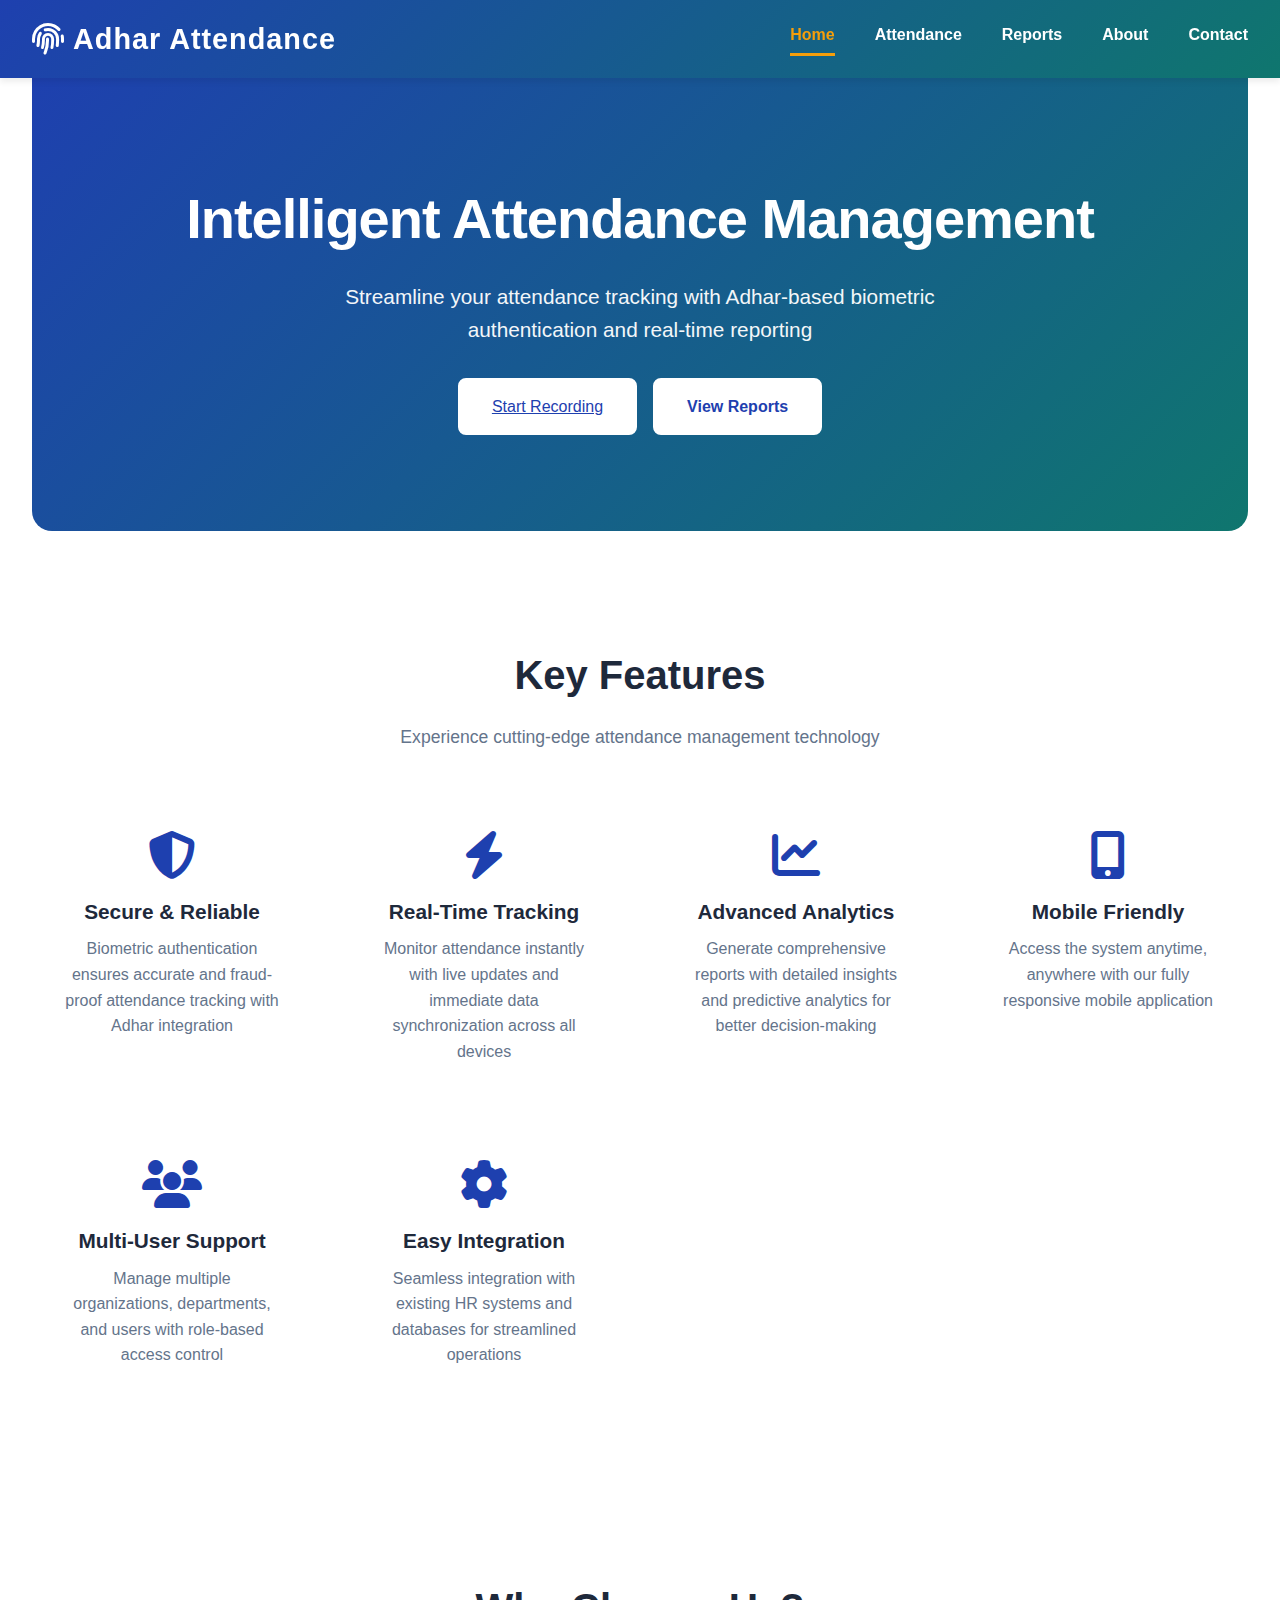
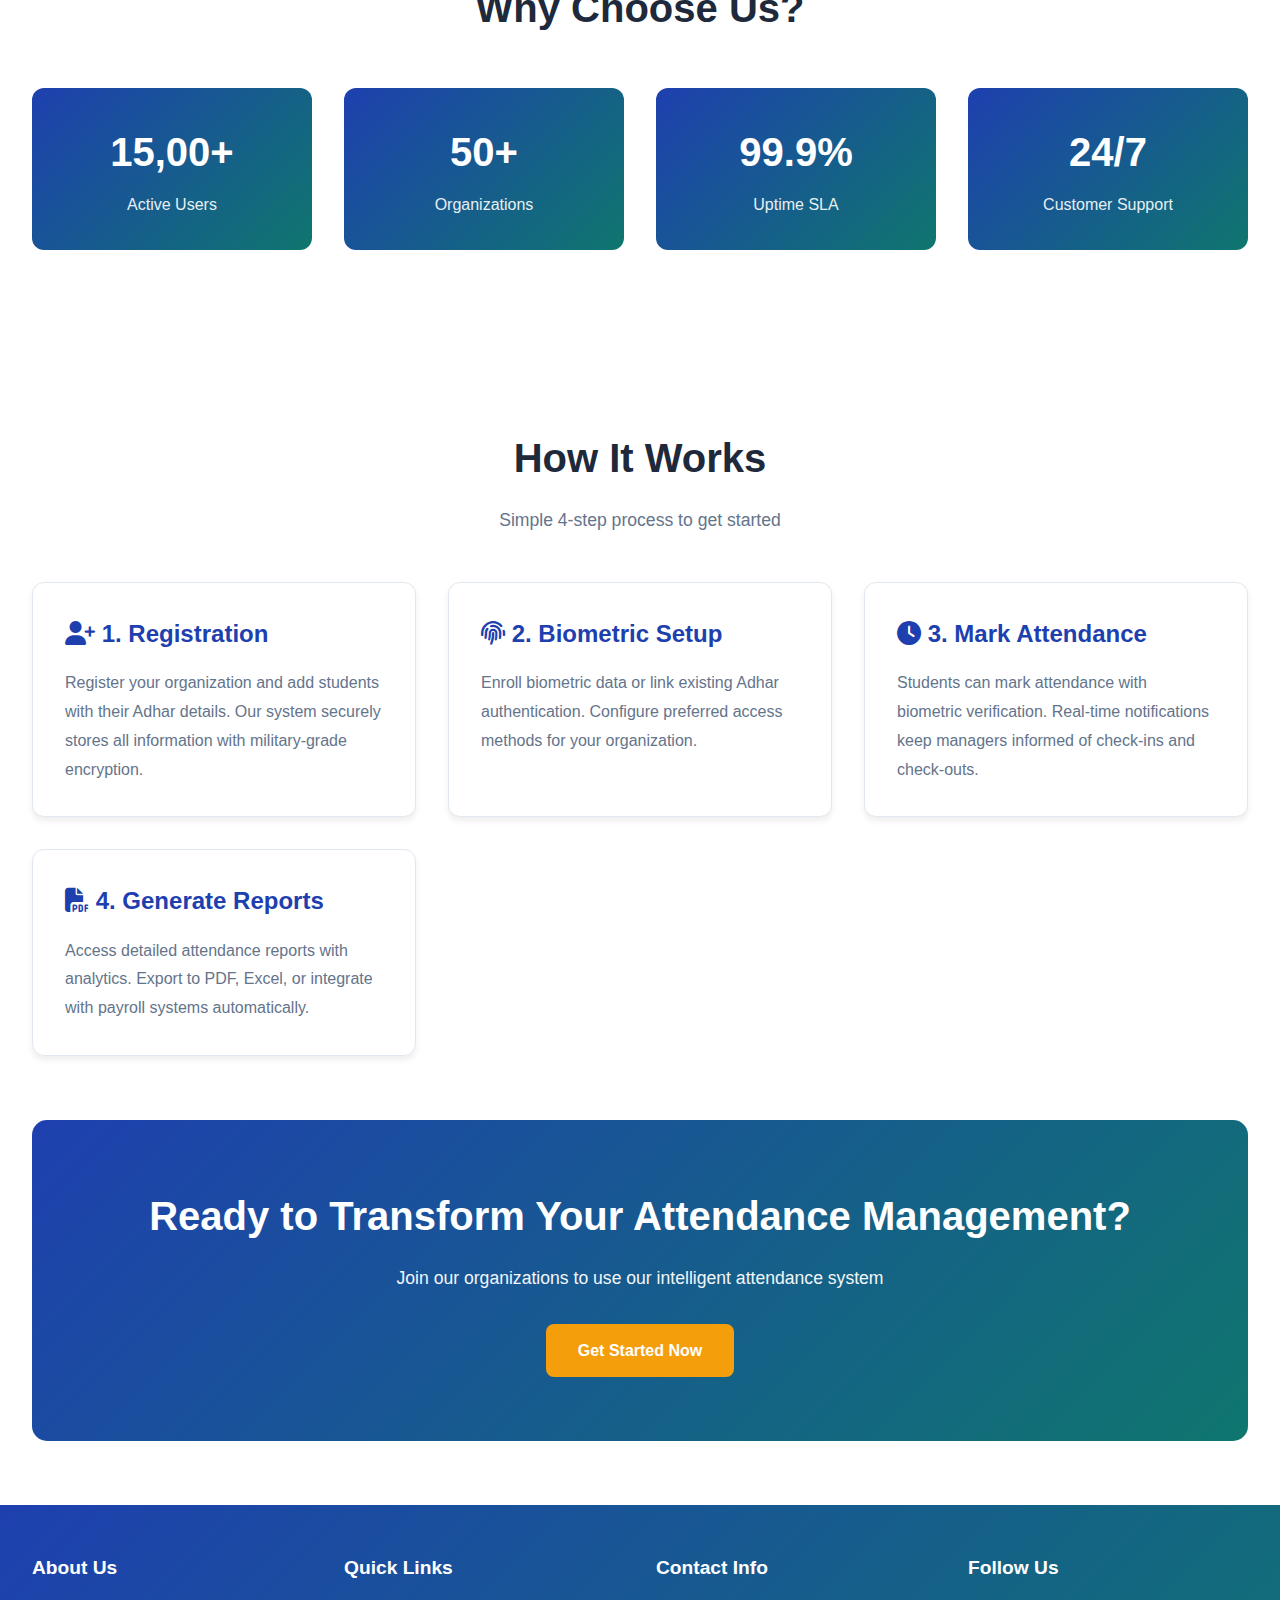
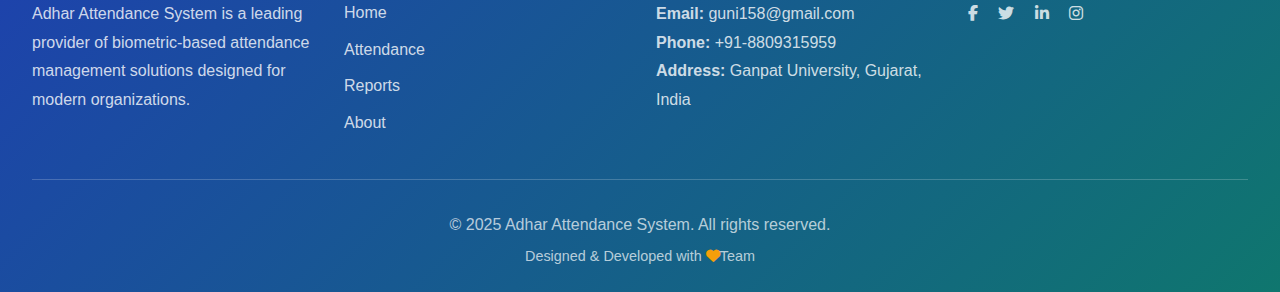
<file: index.html>
<html>
<head>
    <title>Adhar Attendance System - Home</title>
    <link rel="stylesheet" href="style.css">
    <link rel="stylesheet" href="https://cdnjs.cloudflare.com/ajax/libs/font-awesome/6.4.0/css/all.min.css">
</head>
<body>
    <header>
        <div class="navbar-container">
            <div class="logo">
                <i class="fas fa-fingerprint"></i>
                <span>Adhar Attendance</span>
            </div>
            <nav>
                <a href="index.html" class="nav-active">Home</a>
                <a href="attendance.html">Attendance</a>
                <a href="reports.html">Reports</a>
                <a href="about.html">About</a>
                <a href="contact.html">Contact</a>
            </nav>
        </div>
    </header>

    <main>
        <section class="hero">
            <h1>Intelligent Attendance Management</h1>
            <p>Streamline your attendance tracking with Adhar-based biometric authentication and real-time reporting</p>
            <div class="hero-buttons">
                <a href="attendance.html" class="btno-btn-primary">Start Recording</a>
                <a href="reports.html" class="btn btn-secondary">View Reports</a>
            </div>
        </section>

        <section class="section">
            <h2 class="section-title">Key Features</h2>
            <p class="section-subtitle">Experience cutting-edge attendance management technology</p>
            <div class="features-grid">
                <div class="feature">
                    <div class="feature-icon">
                        <i class="fas fa-shield-alt"></i>
                    </div>
                    <h3>Secure & Reliable</h3>
                    <p>Biometric authentication ensures accurate and fraud-proof attendance tracking with Adhar integration</p>
                </div>
                <div class="feature">
                    <div class="feature-icon">
                        <i class="fas fa-bolt"></i>
                    </div>
                    <h3>Real-Time Tracking</h3>
                    <p>Monitor attendance instantly with live updates and immediate data synchronization across all devices</p>
                </div>
                <div class="feature">
                    <div class="feature-icon">
                        <i class="fas fa-chart-line"></i>
                    </div>
                    <h3>Advanced Analytics</h3>
                    <p>Generate comprehensive reports with detailed insights and predictive analytics for better decision-making</p>
                </div>
                <div class="feature">
                    <div class="feature-icon">
                        <i class="fas fa-mobile-alt"></i>
                    </div>
                    <h3>Mobile Friendly</h3>
                    <p>Access the system anytime, anywhere with our fully responsive mobile application</p>
                </div>
                <div class="feature">
                    <div class="feature-icon">
                        <i class="fas fa-users"></i>
                    </div>
                    <h3>Multi-User Support</h3>
                    <p>Manage multiple organizations, departments, and users with role-based access control</p>
                </div>
                <div class="feature">
                    <div class="feature-icon">
                        <i class="fas fa-cog"></i>
                    </div>
                    <h3>Easy Integration</h3>
                    <p>Seamless integration with existing HR systems and databases for streamlined operations</p>
                </div>
            </div>
        </section>

        <section class="section">
            <h2 class="section-title">Why Choose Us?</h2>
            <div class="stats">
                <div class="stat-box">
                    <div class="stat-number">15,00+</div>
                    <div class="stat-label">Active Users</div>
                </div>
                <div class="stat-box">
                    <div class="stat-number">50+</div>
                    <div class="stat-label">Organizations</div>
                </div>
                <div class="stat-box">
                    <div class="stat-number">99.9%</div>
                    <div class="stat-label">Uptime SLA</div>
                </div>
                <div class="stat-box">
                    <div class="stat-number">24/7</div>
                    <div class="stat-label">Customer Support</div>
                </div>
            </div>
        </section>

        <section class="section">
            <h2 class="section-title">How It Works</h2>
            <p class="section-subtitle">Simple 4-step process to get started</p>
            <div class="card-grid">
                <div class="card">
                    <h3><i class="fas fa-user-plus text-primary"></i> 1. Registration</h3>
                    <p>Register your organization and add students with their Adhar details. Our system securely stores all information with military-grade encryption.</p>
                </div>
                <div class="card">
                    <h3><i class="fas fa-fingerprint text-primary"></i> 2. Biometric Setup</h3>
                    <p>Enroll biometric data or link existing Adhar authentication. Configure preferred access methods for your organization.</p>
                </div>
                <div class="card">
                    <h3><i class="fas fa-clock text-primary"></i> 3. Mark Attendance</h3>
                    <p>Students can mark attendance with biometric verification. Real-time notifications keep managers informed of check-ins and check-outs.</p>
                </div>
                <div class="card">
                    <h3><i class="fas fa-file-pdf text-primary"></i> 4. Generate Reports</h3>
                    <p>Access detailed attendance reports with analytics. Export to PDF, Excel, or integrate with payroll systems automatically.</p>
                </div>
            </div>
        </section>

        <section class="section" style="background: linear-gradient(135deg, #1e40af 0%, #0f766e 100%); border-radius: 15px; color: white; text-align: center; padding: 4rem 2rem;">
            <h2 style="font-size: 2.5rem; margin-bottom: 1rem;">Ready to Transform Your Attendance Management?</h2>
            <p style="font-size: 1.1rem; margin-bottom: 2rem; opacity: 0.95;">Join our organizations to use our intelligent attendance system</p>
            <a href="attendance.html" class="btn btn-primary">Get Started Now</a>
        </section>
    </main>

    <footer>
        <div class="footer-content">
            <div class="footer-section">
                <h4>About Us</h4>
                <p>Adhar Attendance System is a leading provider of biometric-based attendance management solutions designed for modern organizations.</p>
            </div>
            <div class="footer-section">
                <h4>Quick Links</h4>
                <ul>
                    <li><a href="index.html">Home</a></li>
                    <li><a href="attendance.html">Attendance</a></li>
                    <li><a href="reports.html">Reports</a></li>
                    <li><a href="about.html">About</a></li>
                </ul>
            </div>
            <div class="footer-section">
                <h4>Contact Info</h4>
                <p><strong>Email:</strong> guni158@gmail.com</p>
                <p><strong>Phone:</strong> +91-8809315959</p>
                <p><strong>Address:</strong> Ganpat University, Gujarat, India</p>
            </div>
            <div class="footer-section">
                <h4>Follow Us</h4>
                <p>
                    <a href="#" style="margin-right: 1rem;"><i class="fab fa-facebook-f"></i></a>
                    <a href="#" style="margin-right: 1rem;"><i class="fab fa-twitter"></i></a>
                    <a href="#" style="margin-right: 1rem;"><i class="fab fa-linkedin-in"></i></a>
                    <a href="#"><i class="fab fa-instagram"></i></a>
                </p>
            </div>
        </div>
        <div class="footer-bottom">
            <p>&copy; 2025 Adhar Attendance System. All rights reserved.</p>
            <p style="font-size: 0.9rem;">Designed & Developed with <i class="fas fa-heart" style="color: var(--accent-color);"></i>Team</p>
        </div>
    </footer>
</body>
</html>
</file>
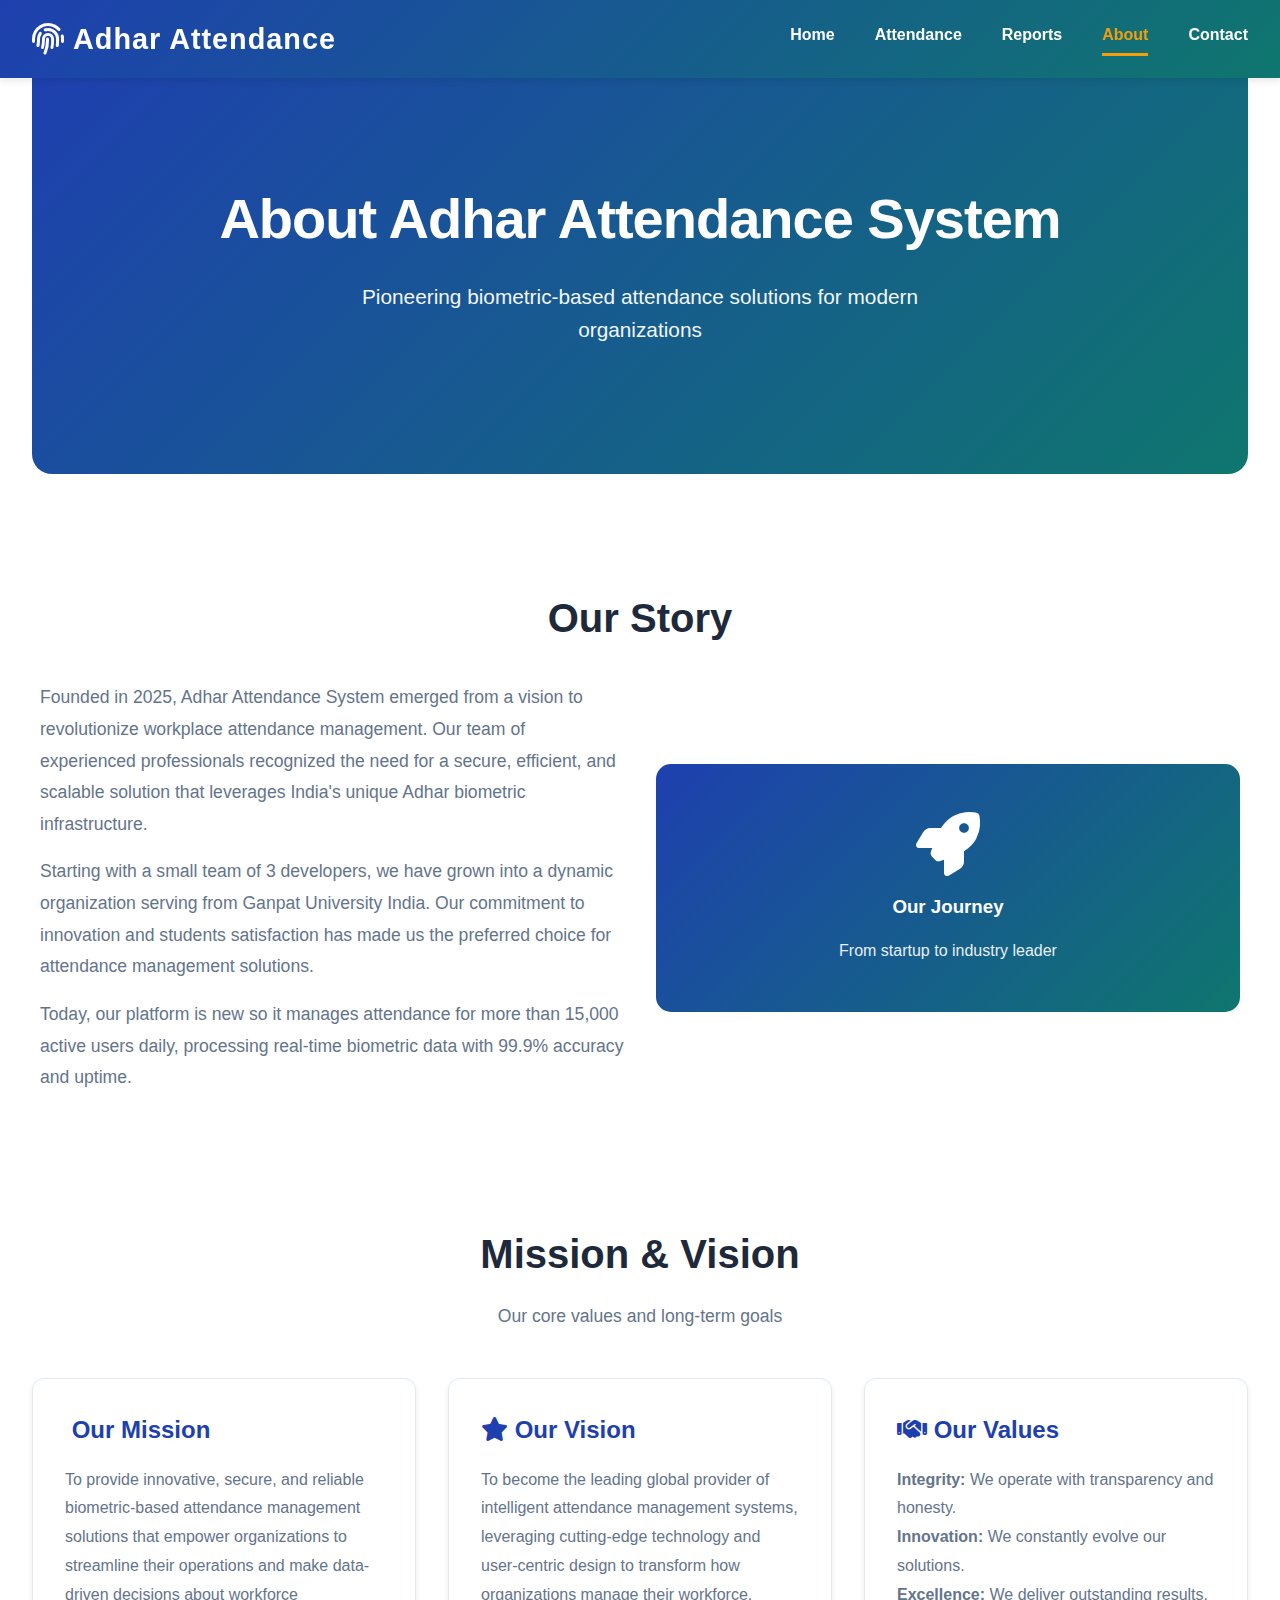
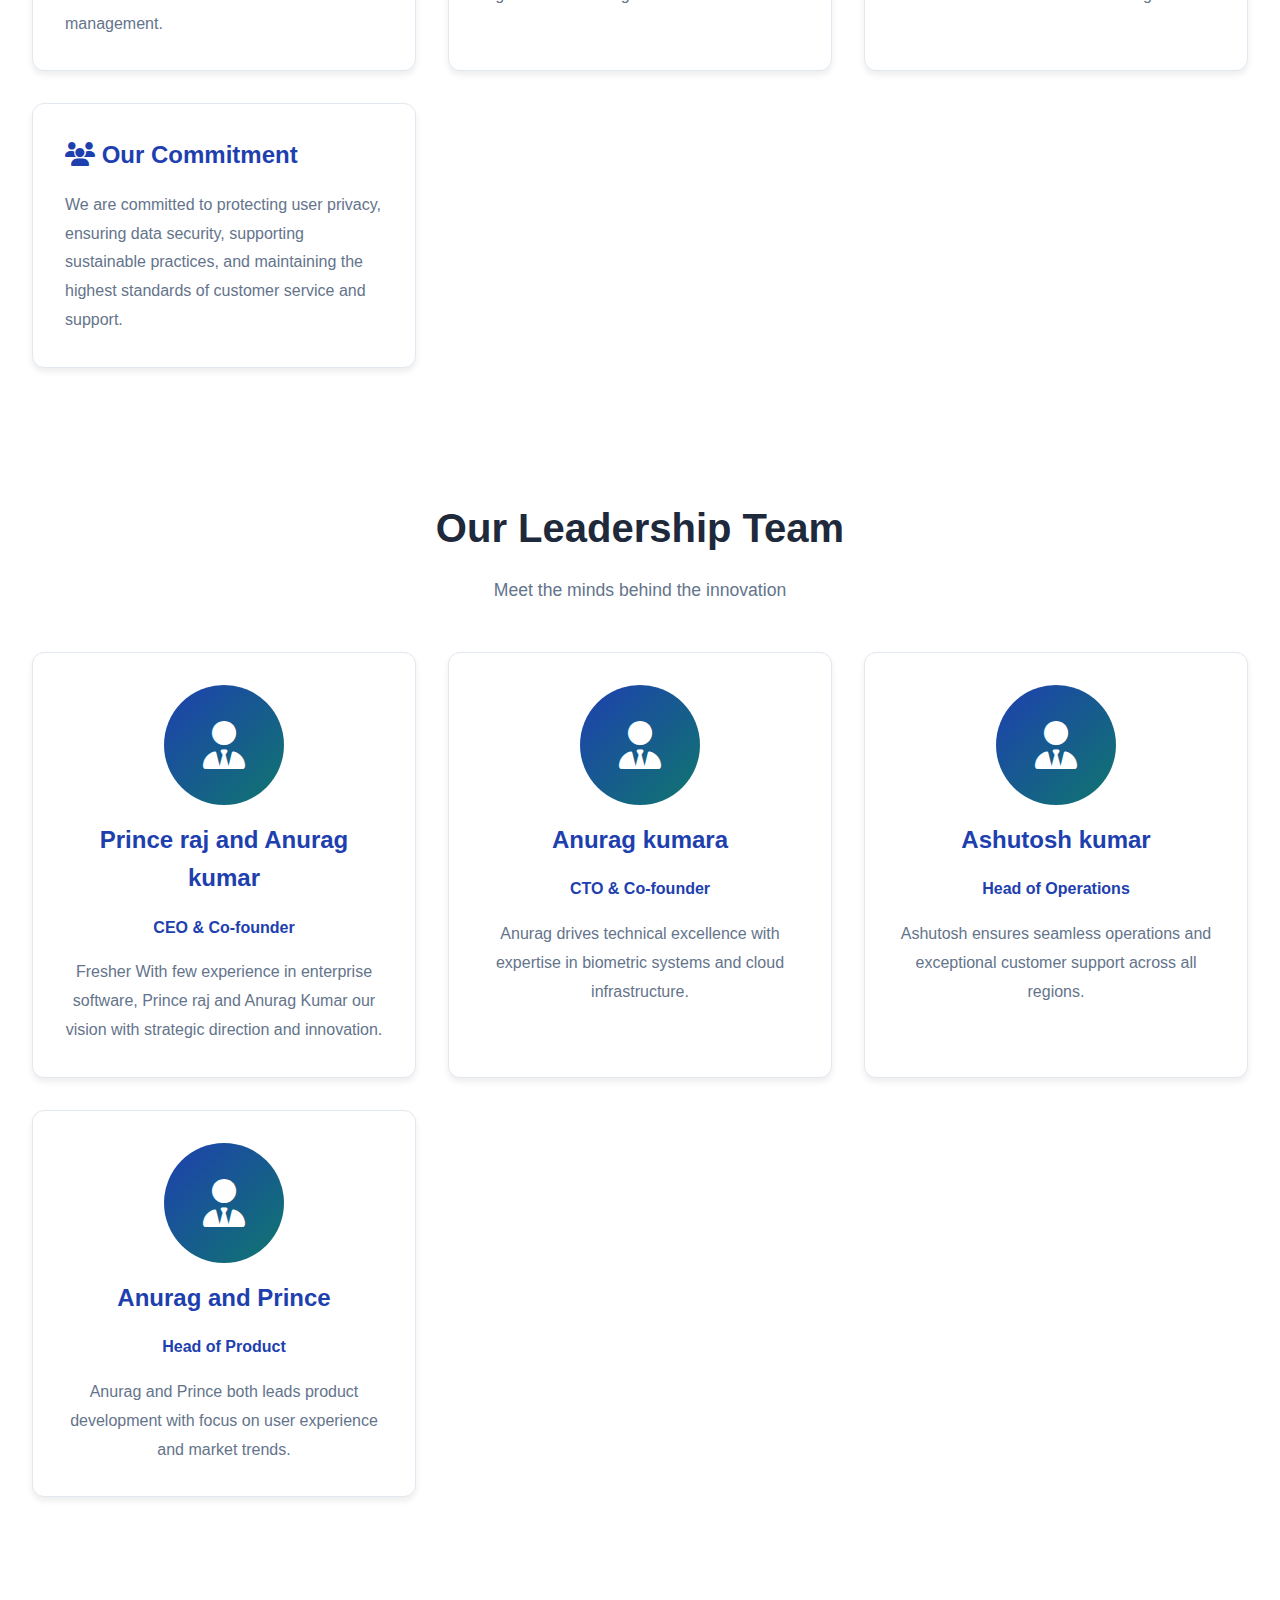
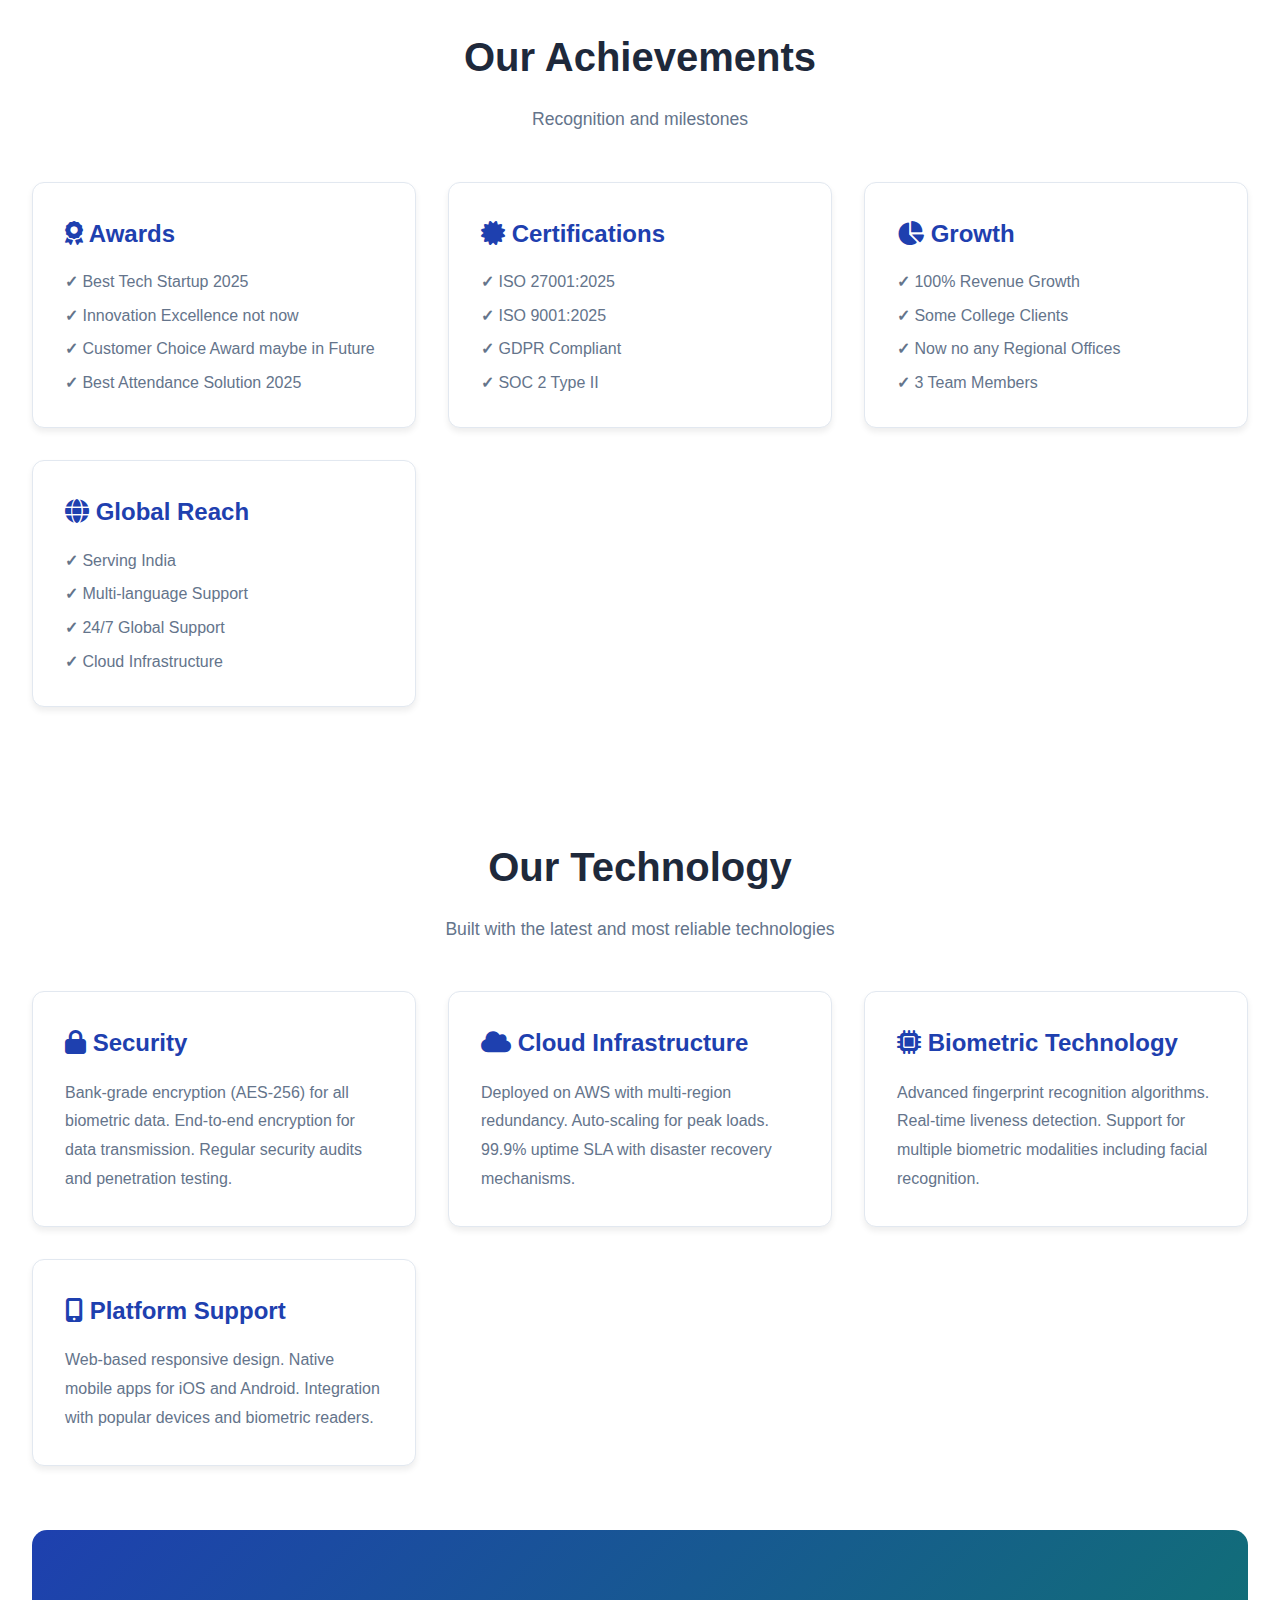
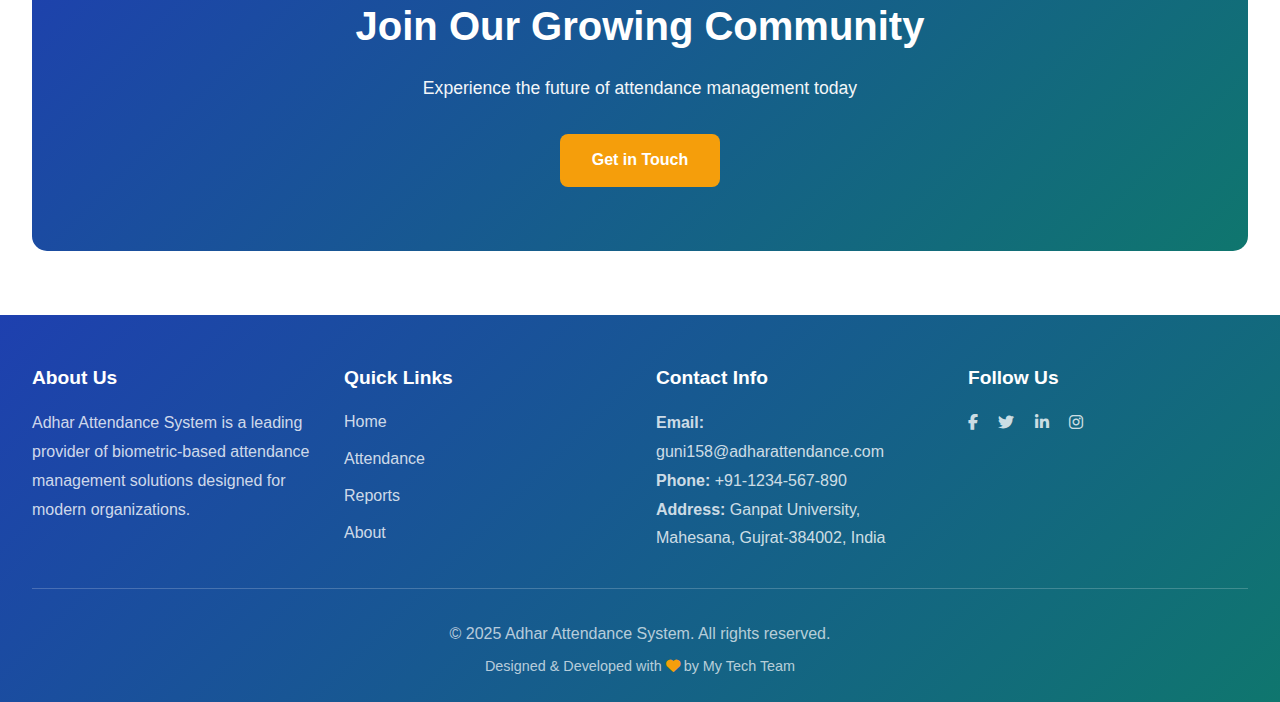
<file: about.html>
<html>
<head>
    <title>About Us - Adhar Attendance System</title>
    <link rel="stylesheet" href="style.css">
    <link rel="stylesheet" href="https://cdnjs.cloudflare.com/ajax/libs/font-awesome/6.4.0/css/all.min.css">
</head>
<body>
    <header>
        <div class="navbar-container">
            <div class="logo">
                <i class="fas fa-fingerprint"></i>
                <span>Adhar Attendance</span>
            </div>
            <nav>
                <a href="index.html">Home</a>
                <a href="attendance.html">Attendance</a>
                <a href="reports.html">Reports</a>
                <a href="about.html" class="nav-active">About</a>
                <a href="contact.html">Contact</a>
            </nav>
        </div>
    </header>

    <main>
        <section class="hero">
            <h1>About Adhar Attendance System</h1>
            <p>Pioneering biometric-based attendance solutions for modern organizations</p>
        </section>

        <section class="section">
            <div class="container">
                <h2 class="section-title">Our Story</h2>
                <div class="card-grid" style="grid-template-columns: 1fr 1fr; align-items: center;">
                    <div>
                        <p style="font-size: 1.1rem; margin-bottom: 1rem; line-height: 1.8; color: #64748b;">
                            Founded in 2025, Adhar Attendance System emerged from a vision to revolutionize workplace attendance management. 
                            Our team of experienced professionals recognized the need for a secure, efficient, and scalable solution that 
                            leverages India's unique Adhar biometric infrastructure.
                        </p>
                        <p style="font-size: 1.1rem; margin-bottom: 1rem; line-height: 1.8; color: #64748b;">
                            Starting with a small team of 3 developers, we have grown into a dynamic organization serving from Ganpat University
                            India. Our commitment to innovation and students satisfaction has made us the preferred choice for 
                            attendance management solutions.
                        </p>
                        <p style="font-size: 1.1rem; line-height: 1.8; color: #64748b;">
                            Today, our platform is new so it manages attendance for more than 15,000 active users daily, processing real-time biometric 
                            data with 99.9% accuracy and uptime.
                        </p>
                    </div>
                    <div style="text-align: center;">
                        <div style="background: linear-gradient(135deg, #1e40af 0%, #0f766e 100%); color: white; padding: 3rem; border-radius: 15px;">
                            <i class="fas fa-rocket" style="font-size: 4rem; margin-bottom: 1rem;"></i>
                            <h3>Our Journey</h3>
                            <p style="margin-top: 1rem; opacity: 0.9;">From startup to industry leader</p>
                        </div>
                    </div>
                </div>
            </div>
        </section>

        <section class="section">
            <h2 class="section-title">Mission & Vision</h2>
            <p class="section-subtitle">Our core values and long-term goals</p>
            <div class="card-grid">
                <div class="card">
                    <h3><i class="fas fa-target text-primary"></i> Our Mission</h3>
                    <p>
                        To provide innovative, secure, and reliable biometric-based attendance management solutions that 
                        empower organizations to streamline their operations and make data-driven decisions about workforce management.
                    </p>
                </div>
                <div class="card">
                    <h3><i class="fas fa-star text-primary"></i> Our Vision</h3>
                    <p>
                        To become the leading global provider of intelligent attendance management systems, leveraging cutting-edge 
                        technology and user-centric design to transform how organizations manage their workforce.
                    </p>
                </div>
                <div class="card">
                    <h3><i class="fas fa-handshake text-primary"></i> Our Values</h3>
                    <p>
                        <strong>Integrity:</strong> We operate with transparency and honesty. <br>
                        <strong>Innovation:</strong> We constantly evolve our solutions. <br>
                        <strong>Excellence:</strong> We deliver outstanding results.
                    </p>
                </div>
                <div class="card">
                    <h3><i class="fas fa-users text-primary"></i> Our Commitment</h3>
                    <p>
                        We are committed to protecting user privacy, ensuring data security, supporting sustainable practices, 
                        and maintaining the highest standards of customer service and support.
                    </p>
                </div>
            </div>
        </section>

        <section class="section">
            <h2 class="section-title">Our Leadership Team</h2>
            <p class="section-subtitle">Meet the minds behind the innovation</p>
            <div class="card-grid">
                <div class="card">
                    <div style="text-align: center; margin-bottom: 1rem;">
                        <div style="width: 120px; height: 120px; background: linear-gradient(135deg, #1e40af, #0f766e); border-radius: 50%; margin: 0 auto; display: flex; align-items: center; justify-content: center;">
                            <i class="fas fa-user-tie" style="font-size: 3rem; color: white;"></i>
                        </div>
                    </div>
                    <h3 style="text-align: center;">Prince raj and Anurag kumar</h3>
                    <p style="text-align: center; color: var(--primary-color); font-weight: 600; margin-bottom: 1rem;">CEO & Co-founder</p>
                    <p style="text-align: center; color: #64748b;">
                       Fresher With few experience in enterprise software, Prince raj and Anurag Kumar our vision with strategic direction and innovation.
                    </p>
                </div>
                <div class="card">
                    <div style="text-align: center; margin-bottom: 1rem;">
                        <div style="width: 120px; height: 120px; background: linear-gradient(135deg, #1e40af, #0f766e); border-radius: 50%; margin: 0 auto; display: flex; align-items: center; justify-content: center;">
                            <i class="fas fa-user-tie" style="font-size: 3rem; color: white;"></i>
                        </div>
                    </div>
                    <h3 style="text-align: center;">Anurag kumara</h3>
                    <p style="text-align: center; color: var(--primary-color); font-weight: 600; margin-bottom: 1rem;">CTO & Co-founder</p>
                    <p style="text-align: center; color: #64748b;">
                        Anurag drives technical excellence with expertise in biometric systems and cloud infrastructure.
                    </p>
                </div>
                <div class="card">
                    <div style="text-align: center; margin-bottom: 1rem;">
                        <div style="width: 120px; height: 120px; background: linear-gradient(135deg, #1e40af, #0f766e); border-radius: 50%; margin: 0 auto; display: flex; align-items: center; justify-content: center;">
                            <i class="fas fa-user-tie" style="font-size: 3rem; color: white;"></i>
                        </div>
                    </div>
                    <h3 style="text-align: center;">Ashutosh kumar</h3>
                    <p style="text-align: center; color: var(--primary-color); font-weight: 600; margin-bottom: 1rem;">Head of Operations</p>
                    <p style="text-align: center; color: #64748b;">
                        Ashutosh ensures seamless operations and exceptional customer support across all regions.
                    </p>
                </div>
                <div class="card">
                    <div style="text-align: center; margin-bottom: 1rem;">
                        <div style="width: 120px; height: 120px; background: linear-gradient(135deg, #1e40af, #0f766e); border-radius: 50%; margin: 0 auto; display: flex; align-items: center; justify-content: center;">
                            <i class="fas fa-user-tie" style="font-size: 3rem; color: white;"></i>
                        </div>
                    </div>
                    <h3 style="text-align: center;">Anurag and Prince</h3>
                    <p style="text-align: center; color: var(--primary-color); font-weight: 600; margin-bottom: 1rem;">Head of Product</p>
                    <p style="text-align: center; color: #64748b;">
                        Anurag and Prince both leads product development with focus on user experience and market trends.
                    </p>
                </div>
            </div>
        </section>

        <section class="section">
            <h2 class="section-title">Our Achievements</h2>
            <p class="section-subtitle">Recognition and milestones</p>
            <div class="card-grid">
                <div class="card">
                    <h3><i class="fas fa-award text-primary"></i> Awards</h3>
                    <ul style="list-style: none; color: #64748b;">
                        <li style="margin-bottom: 0.5rem;"><strong>✓</strong> Best Tech Startup 2025</li>
                        <li style="margin-bottom: 0.5rem;"><strong>✓</strong> Innovation Excellence not now</li>
                        <li style="margin-bottom: 0.5rem;"><strong>✓</strong> Customer Choice Award maybe in Future</li>
                        <li><strong>✓</strong> Best Attendance Solution 2025</li>
                    </ul>
                </div>
                <div class="card">
                    <h3><i class="fas fa-certificate text-primary"></i> Certifications</h3>
                    <ul style="list-style: none; color: #64748b;">
                        <li style="margin-bottom: 0.5rem;"><strong>✓</strong> ISO 27001:2025</li>
                        <li style="margin-bottom: 0.5rem;"><strong>✓</strong> ISO 9001:2025</li>
                        <li style="margin-bottom: 0.5rem;"><strong>✓</strong> GDPR Compliant</li>
                        <li><strong>✓</strong> SOC 2 Type II</li>
                    </ul>
                </div>
                <div class="card">
                    <h3><i class="fas fa-chart-pie text-primary"></i> Growth</h3>
                    <ul style="list-style: none; color: #64748b;">
                        <li style="margin-bottom: 0.5rem;"><strong>✓</strong> 100% Revenue Growth</li>
                        <li style="margin-bottom: 0.5rem;"><strong>✓</strong> Some College Clients</li>
                        <li style="margin-bottom: 0.5rem;"><strong>✓</strong> Now no any Regional Offices</li>
                        <li><strong>✓</strong> 3 Team Members</li>
                    </ul>
                </div>
                <div class="card">
                    <h3><i class="fas fa-globe text-primary"></i> Global Reach</h3>
                    <ul style="list-style: none; color: #64748b;">
                        <li style="margin-bottom: 0.5rem;"><strong>✓</strong> Serving India</li>
                        <li style="margin-bottom: 0.5rem;"><strong>✓</strong> Multi-language Support</li>
                        <li style="margin-bottom: 0.5rem;"><strong>✓</strong> 24/7 Global Support</li>
                        <li><strong>✓</strong> Cloud Infrastructure</li>
                    </ul>
                </div>
            </div>
        </section>

        <section class="section">
            <h2 class="section-title">Our Technology</h2>
            <p class="section-subtitle">Built with the latest and most reliable technologies</p>
            <div class="card-grid">
                <div class="card">
                    <h3><i class="fas fa-lock text-primary"></i> Security</h3>
                    <p>
                        Bank-grade encryption (AES-256) for all biometric data. End-to-end encryption for data transmission. 
                        Regular security audits and penetration testing.
                    </p>
                </div>
                <div class="card">
                    <h3><i class="fas fa-cloud text-primary"></i> Cloud Infrastructure</h3>
                    <p>
                        Deployed on AWS with multi-region redundancy. Auto-scaling for peak loads. 99.9% uptime SLA with 
                        disaster recovery mechanisms.
                    </p>
                </div>
                <div class="card">
                    <h3><i class="fas fa-microchip text-primary"></i> Biometric Technology</h3>
                    <p>
                        Advanced fingerprint recognition algorithms. Real-time liveness detection. Support for multiple biometric 
                        modalities including facial recognition.
                    </p>
                </div>
                <div class="card">
                    <h3><i class="fas fa-mobile-alt text-primary"></i> Platform Support</h3>
                    <p>
                        Web-based responsive design. Native mobile apps for iOS and Android. Integration with popular devices and 
                        biometric readers.
                    </p>
                </div>
            </div>
        </section>

        <section class="section" style="background: linear-gradient(135deg, #1e40af 0%, #0f766e 100%); border-radius: 15px; color: white; text-align: center; padding: 4rem 2rem;">
            <h2 style="font-size: 2.5rem; margin-bottom: 1rem;">Join Our Growing Community</h2>
            <p style="font-size: 1.1rem; margin-bottom: 2rem; opacity: 0.95;">Experience the future of attendance management today</p>
            <a href="contact.html" class="btn btn-primary">Get in Touch</a>
        </section>
    </main>

    <footer>
        <div class="footer-content">
            <div class="footer-section">
                <h4>About Us</h4>
                <p>Adhar Attendance System is a leading provider of biometric-based attendance management solutions designed for modern organizations.</p>
            </div>
            <div class="footer-section">
                <h4>Quick Links</h4>
                <ul>
                    <li><a href="index.html">Home</a></li>
                    <li><a href="attendance.html">Attendance</a></li>
                    <li><a href="reports.html">Reports</a></li>
                    <li><a href="about.html">About</a></li>
                </ul>
            </div>
            <div class="footer-section">
                <h4>Contact Info</h4>
                <p><strong>Email:</strong> guni158@adharattendance.com</p>
                <p><strong>Phone:</strong> +91-1234-567-890</p>
                <p><strong>Address:</strong> Ganpat University, Mahesana, Gujrat-384002, India</p>
            </div>
            <div class="footer-section">
                <h4>Follow Us</h4>
                <p>
                    <a href="#" style="margin-right: 1rem;"><i class="fab fa-facebook-f"></i></a>
                    <a href="#" style="margin-right: 1rem;"><i class="fab fa-twitter"></i></a>
                    <a href="#" style="margin-right: 1rem;"><i class="fab fa-linkedin-in"></i></a>
                    <a href="#"><i class="fab fa-instagram"></i></a>
                </p>
            </div>
        </div>
        <div class="footer-bottom">
            <p>&copy; 2025 Adhar Attendance System. All rights reserved.</p>
            <p style="font-size: 0.9rem;">Designed & Developed with <i class="fas fa-heart" style="color: var(--accent-color);"></i> by My Tech Team</p>
        </div>
    </footer>
</body>
</html>
</file>
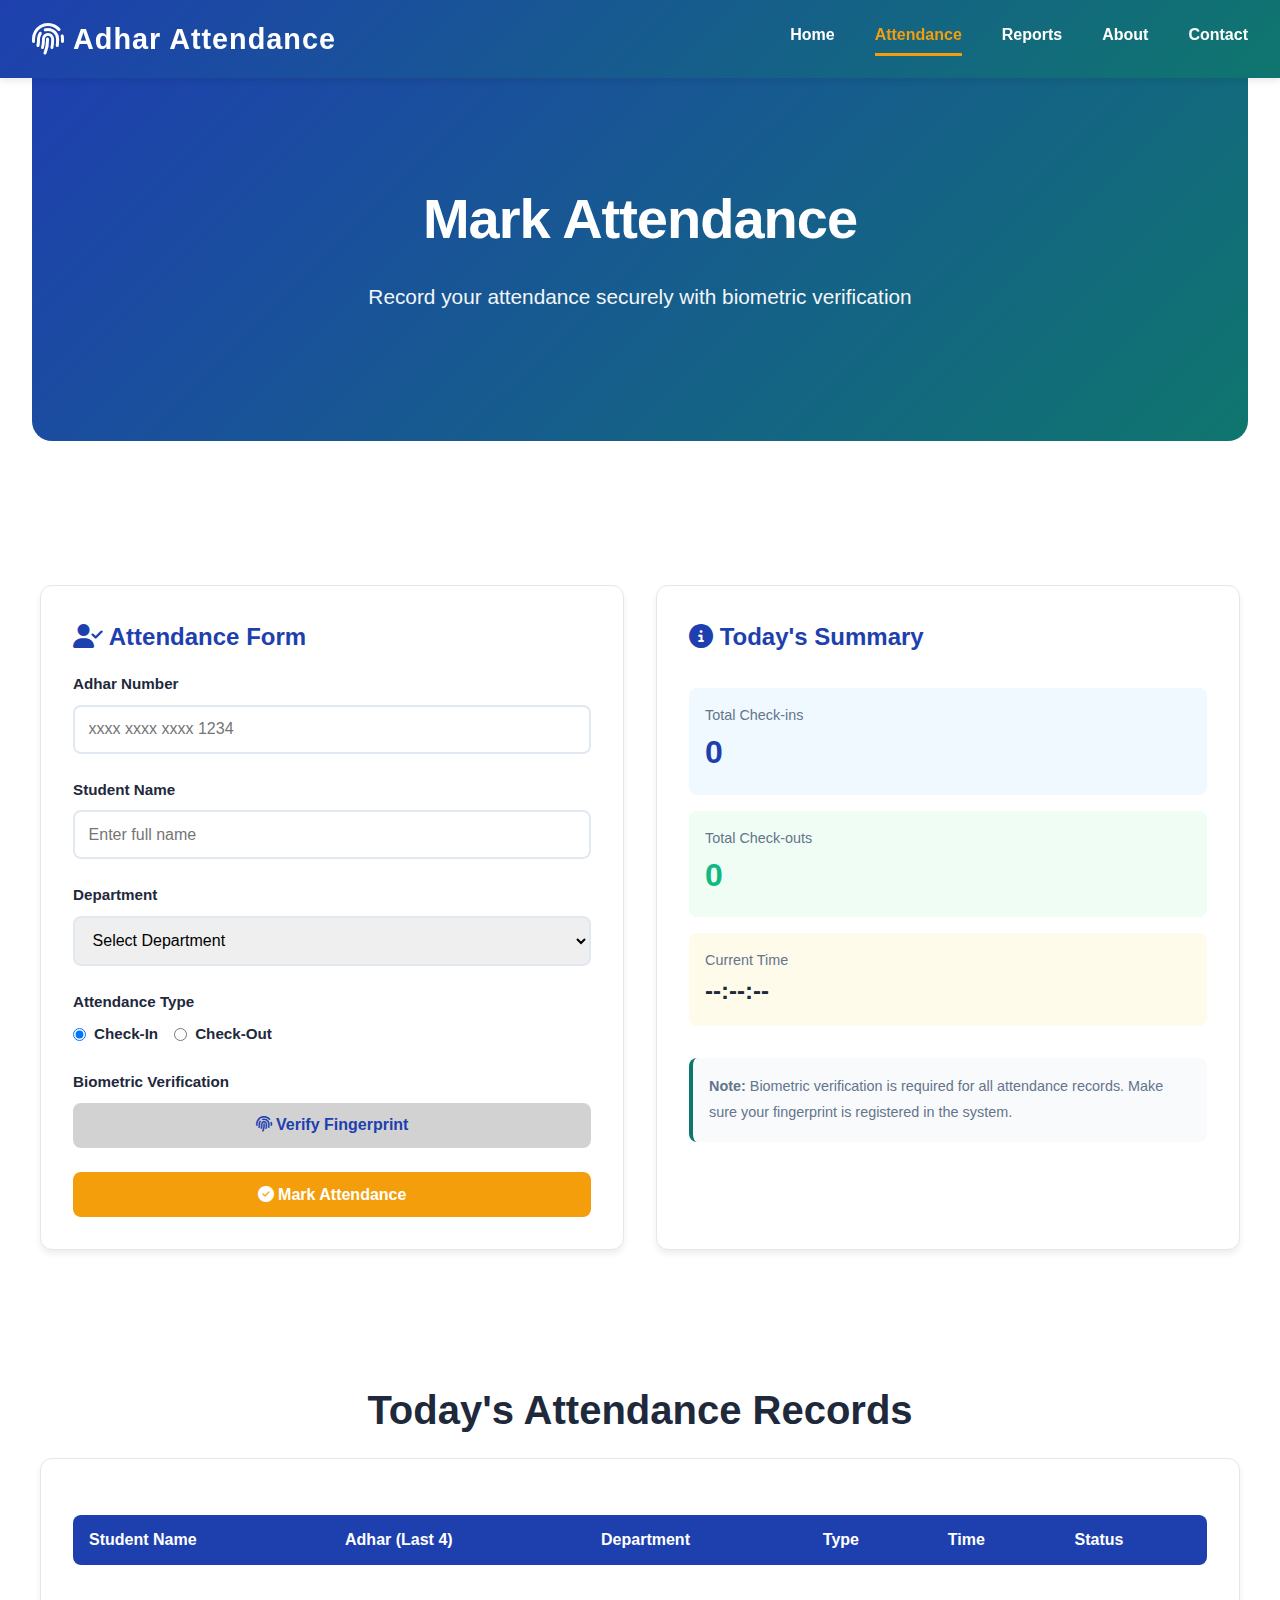
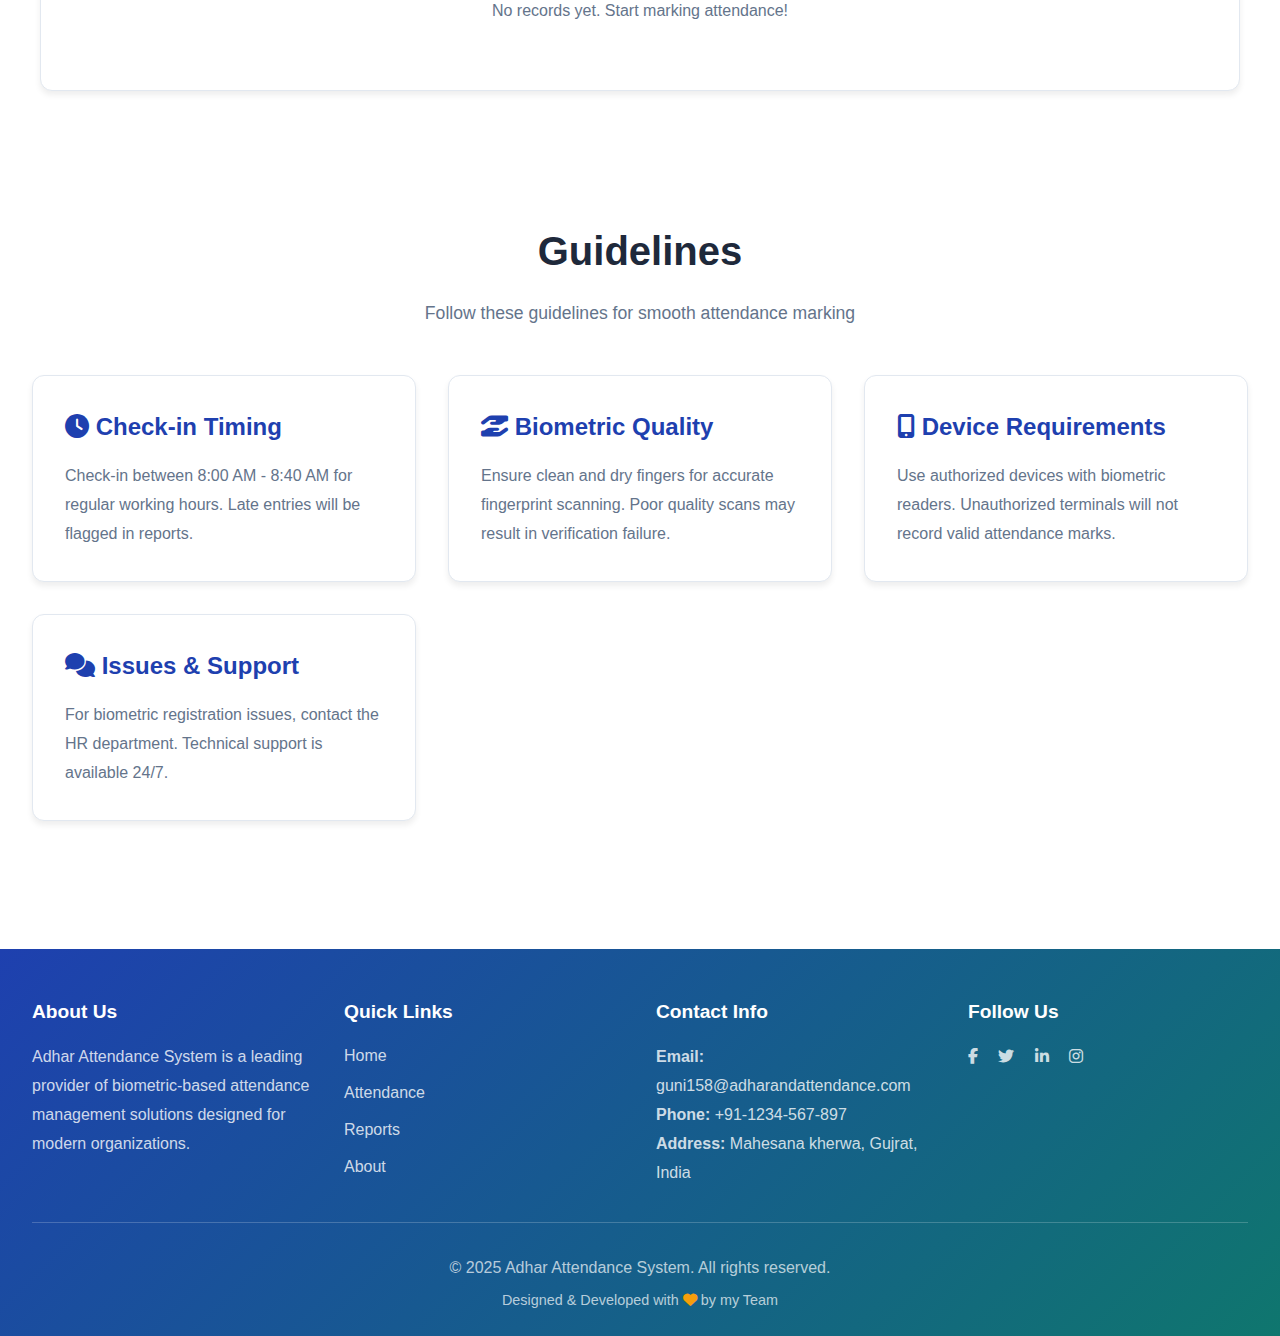
<file: attendance.html>
<html>
<head>
    <title>Attendance - Adhar Attendance System</title>
    <link rel="stylesheet" href="style.css">
    <link rel="stylesheet" href="https://cdnjs.cloudflare.com/ajax/libs/font-awesome/6.4.0/css/all.min.css">
</head>
<body>
    <header>
        <div class="navbar-container">
            <div class="logo">
                <i class="fas fa-fingerprint"></i>
                <span>Adhar Attendance</span>
            </div>
            <nav>
                <a href="index.html">Home</a>
                <a href="attendance.html" class="nav-active">Attendance</a>
                <a href="reports.html">Reports</a>
                <a href="about.html">About</a>
                <a href="contact.html">Contact</a>
            </nav>
        </div>
    </header>

    <main>
        <section class="hero">
            <h1>Mark Attendance</h1>
            <p>Record your attendance securely with biometric verification</p>
        </section>

        <section class="section">
            <div class="container">
                <div class="card-grid" style="grid-template-columns: 1fr 1fr;">

                    <div class="card">
                        <h3><i class="fas fa-user-check text-primary"></i> Attendance Form</h3>
                        <form id="attendanceForm">
                            <div class="form-group">
                                <label for="adharNo">Adhar Number</label>
                                <input type="text" id="adharNo" name="adharNo" placeholder="xxxx xxxx xxxx 1234" required maxlength="12">
                            </div>

                            <div class="form-group">
                                <label for="stuName">Student Name</label>
                                <input type="text" id="stuName" name="stuName" placeholder="Enter full name" required>
                            </div>

                            <div class="form-group">
                                <label for="department">Department</label>
                                <select id="department" name="department" required>
                                    <option value="">Select Department</option>
                                    <option value="IT">IT</option>
                                    <option value="HR">B-Tech</option>
                                    <option value="Finance">Farmacy</option>
                                    <option value="Operations">Agriculture</option>
                                    <option value="Marketing">Marine</option>
                                </select>
                            </div>

                            <div class="form-group">
                                <label for="attendanceType">Attendance Type</label>
                                <div style="display: flex; gap: 1rem; margin-top: 0.5rem;">
                                    <label style="display: flex; align-items: center; margin-bottom: 0;">
                                        <input type="radio" name="attendanceType" value="Check-In" checked style="width: auto; margin-right: 0.5rem;">
                                        Check-In
                                    </label>
                                    <label style="display: flex; align-items: center; margin-bottom: 0;">
                                        <input type="radio" name="attendanceType" value="Check-Out" style="width: auto; margin-right: 0.5rem;">
                                        Check-Out
                                    </label>
                                </div>
                            </div>

                            <div class="form-group">
                                <label for="biometric">Biometric Verification</label>
                                <button type="button" class="btno-btn-secondary" style="width: 100%;" id="biometricBtn">
                                    <i class="fas fa-fingerprint"></i> Verify Fingerprint
                                </button>
                                <input type="hidden" id="biometric" name="biometric" value="">
                            </div>

                            <button type="submit" class="btn btn-primary" style="width: 100%;">
                                <i class="fas fa-check-circle"></i> Mark Attendance
                            </button>
                        </form>
                    </div>

                    <div class="card">
                        <h3><i class="fas fa-info-circle text-primary"></i> Today's Summary</h3>
                        <div style="margin-top: 2rem;">
                            <div style="padding: 1rem; background: #f0f9ff; border-radius: 8px; margin-bottom: 1rem;">
                                <div style="font-size: 0.9rem; color: #64748b;">Total Check-ins</div>
                                <div style="font-size: 2rem; font-weight: 800; color: var(--primary-color);" id="totalCheckins">0</div>
                            </div>
                            <div style="padding: 1rem; background: #f0fdf4; border-radius: 8px; margin-bottom: 1rem;">
                                <div style="font-size: 0.9rem; color: #64748b;">Total Check-outs</div>
                                <div style="font-size: 2rem; font-weight: 800; color: var(--success-color);" id="totalCheckouts">0</div>
                            </div>
                            <div style="padding: 1rem; background: #fffbeb; border-radius: 8px;">
                                <div style="font-size: 0.9rem; color: #64748b;">Current Time</div>
                                <div style="font-size: 1.5rem; font-weight: 700; color: var(--dark-text);" id="currentTime">--:--:--</div>
                            </div>
                        </div>
                        <div style="margin-top: 2rem; padding: 1rem; background: #f8fafc; border-radius: 8px; border-left: 4px solid var(--secondary-color);">
                            <p style="margin: 0; font-size: 0.9rem; color: #64748b;">
                                <strong>Note:</strong> Biometric verification is required for all attendance records. Make sure your fingerprint is registered in the system.
                            </p>
                        </div>
                    </div>
                </div>
            </div>
        </section>

        <section class="section">
            <div class="container">
                <h2 class="section-title">Today's Attendance Records</h2>
                <div class="card">
                    <table id="attendanceTable">
                        <thead>
                            <tr>
                                <th>Student Name</th>
                                <th>Adhar (Last 4)</th>
                                <th>Department</th>
                                <th>Type</th>
                                <th>Time</th>
                                <th>Status</th>
                            </tr>
                        </thead>
                        <tbody id="tableBody">
                        </tbody>
                    </table>
                    <p id="emptyMessage" style="text-align: center; color: #64748b; padding: 2rem;">No records yet. Start marking attendance!</p>
                </div>
            </div>
        </section>

        <section class="section">
            <h2 class="section-title">Guidelines</h2>
            <p class="section-subtitle">Follow these guidelines for smooth attendance marking</p>
            <div class="card-grid">
                <div class="card">
                    <h3><i class="fas fa-clock text-primary"></i> Check-in Timing</h3>
                    <p>Check-in between 8:00 AM - 8:40 AM for regular working hours. Late entries will be flagged in reports.</p>
                </div>
                <div class="card">
                    <h3><i class="fas fa-hand-holding-hand text-primary"></i> Biometric Quality</h3>
                    <p>Ensure clean and dry fingers for accurate fingerprint scanning. Poor quality scans may result in verification failure.</p>
                </div>
                <div class="card">
                    <h3><i class="fas fa-mobile-alt text-primary"></i> Device Requirements</h3>
                    <p>Use authorized devices with biometric readers. Unauthorized terminals will not record valid attendance marks.</p>
                </div>
                <div class="card">
                    <h3><i class="fas fa-comments text-primary"></i> Issues & Support</h3>
                    <p>For biometric registration issues, contact the HR department. Technical support is available 24/7.</p>
                </div>
            </div>
        </section>
    </main>

    <footer>
        <div class="footer-content">
            <div class="footer-section">
                <h4>About Us</h4>
                <p>Adhar Attendance System is a leading provider of biometric-based attendance management solutions designed for modern organizations.</p>
            </div>
            <div class="footer-section">
                <h4>Quick Links</h4>
                <ul>
                    <li><a href="index.html">Home</a></li>
                    <li><a href="attendance.html">Attendance</a></li>
                    <li><a href="reports.html">Reports</a></li>
                    <li><a href="about.html">About</a></li>
                </ul>
            </div>
            <div class="footer-section">
                <h4>Contact Info</h4>
                <p><strong>Email:</strong> guni158@adharandattendance.com</p>
                <p><strong>Phone:</strong> +91-1234-567-897</p>
                <p><strong>Address:</strong> Mahesana kherwa, Gujrat, India</p>
            </div>
            <div class="footer-section">
                <h4>Follow Us</h4>
                <p>
                    <a href="#" style="margin-right: 1rem;"><i class="fab fa-facebook-f"></i></a>
                    <a href="#" style="margin-right: 1rem;"><i class="fab fa-twitter"></i></a>
                    <a href="#" style="margin-right: 1rem;"><i class="fab fa-linkedin-in"></i></a>
                    <a href="#"><i class="fab fa-instagram"></i></a>
                </p>
            </div>
        </div>
        <div class="footer-bottom">
            <p>&copy; 2025 Adhar Attendance System. All rights reserved.</p>
            <p style="font-size: 0.9rem;">Designed & Developed with <i class="fas fa-heart" style="color: var(--accent-color);"></i> by my Team</p>
        </div>
    </footer>
</body>
</html>
</file>
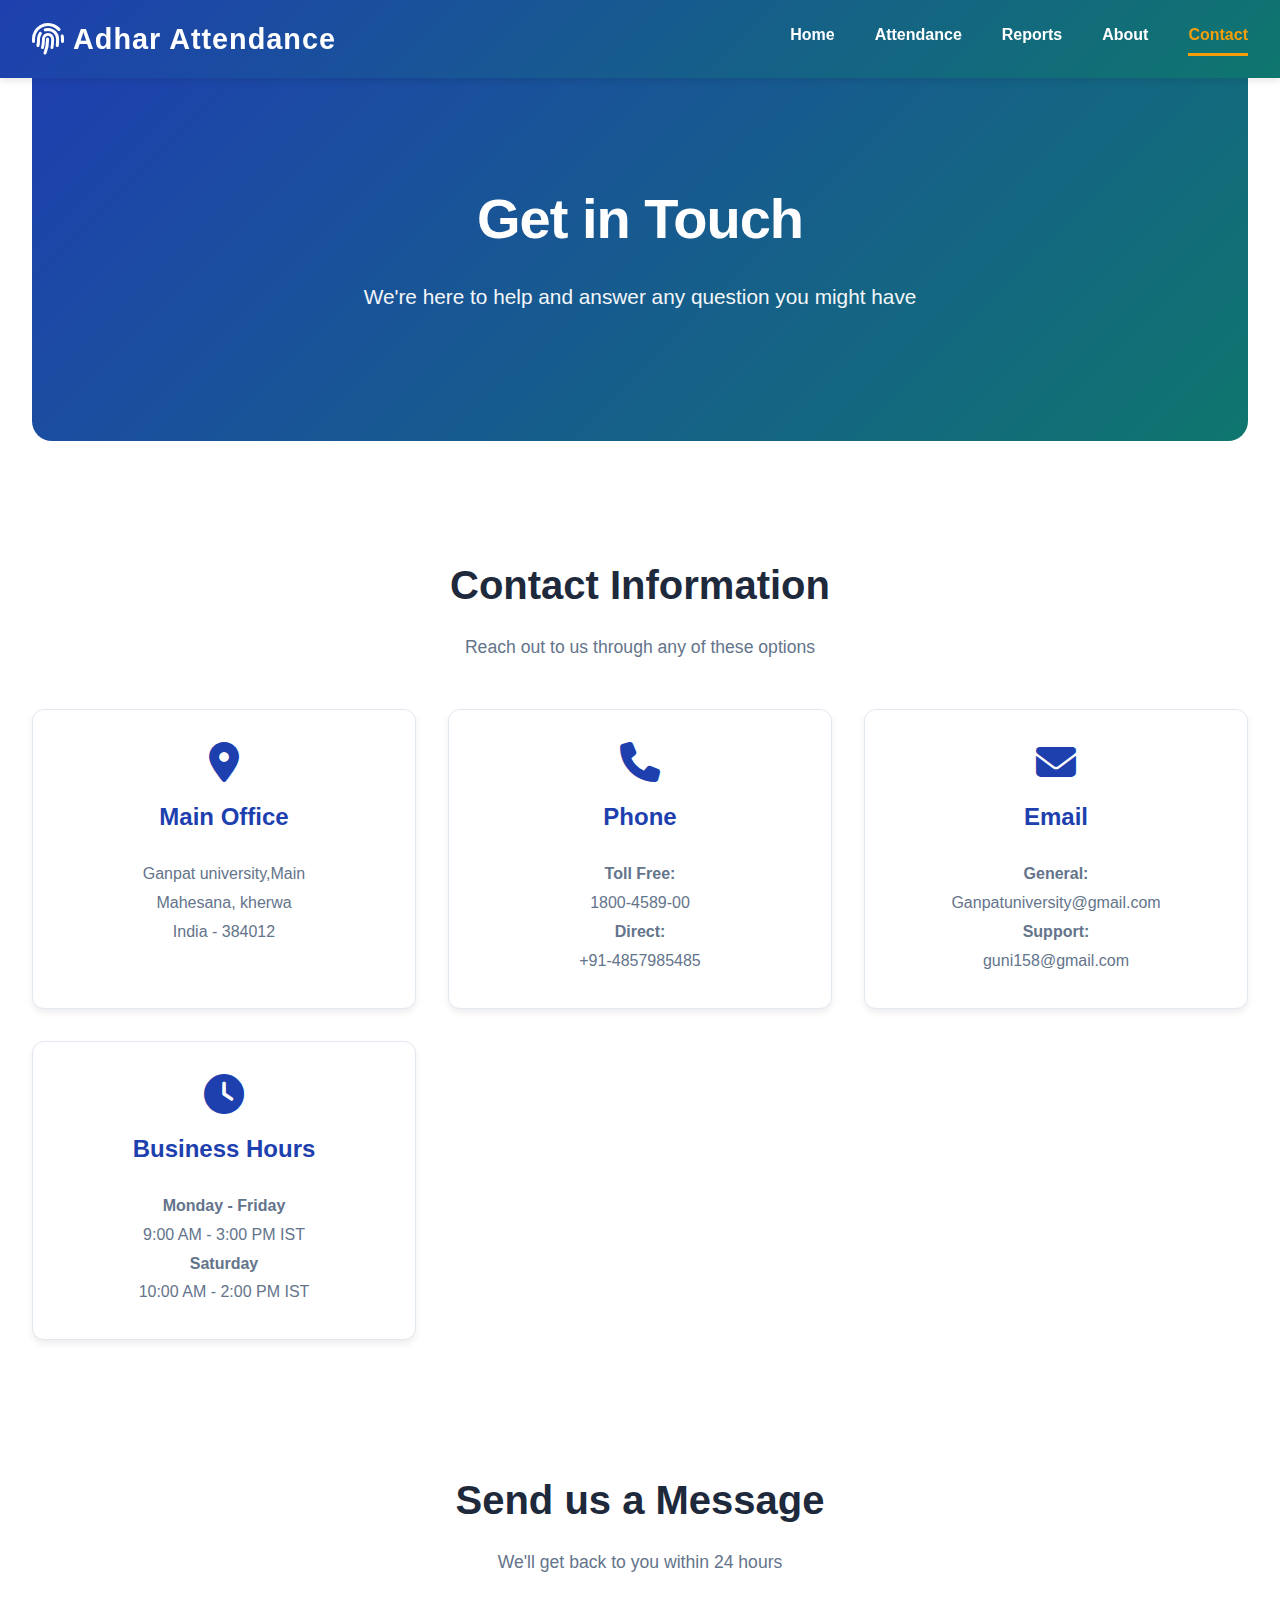
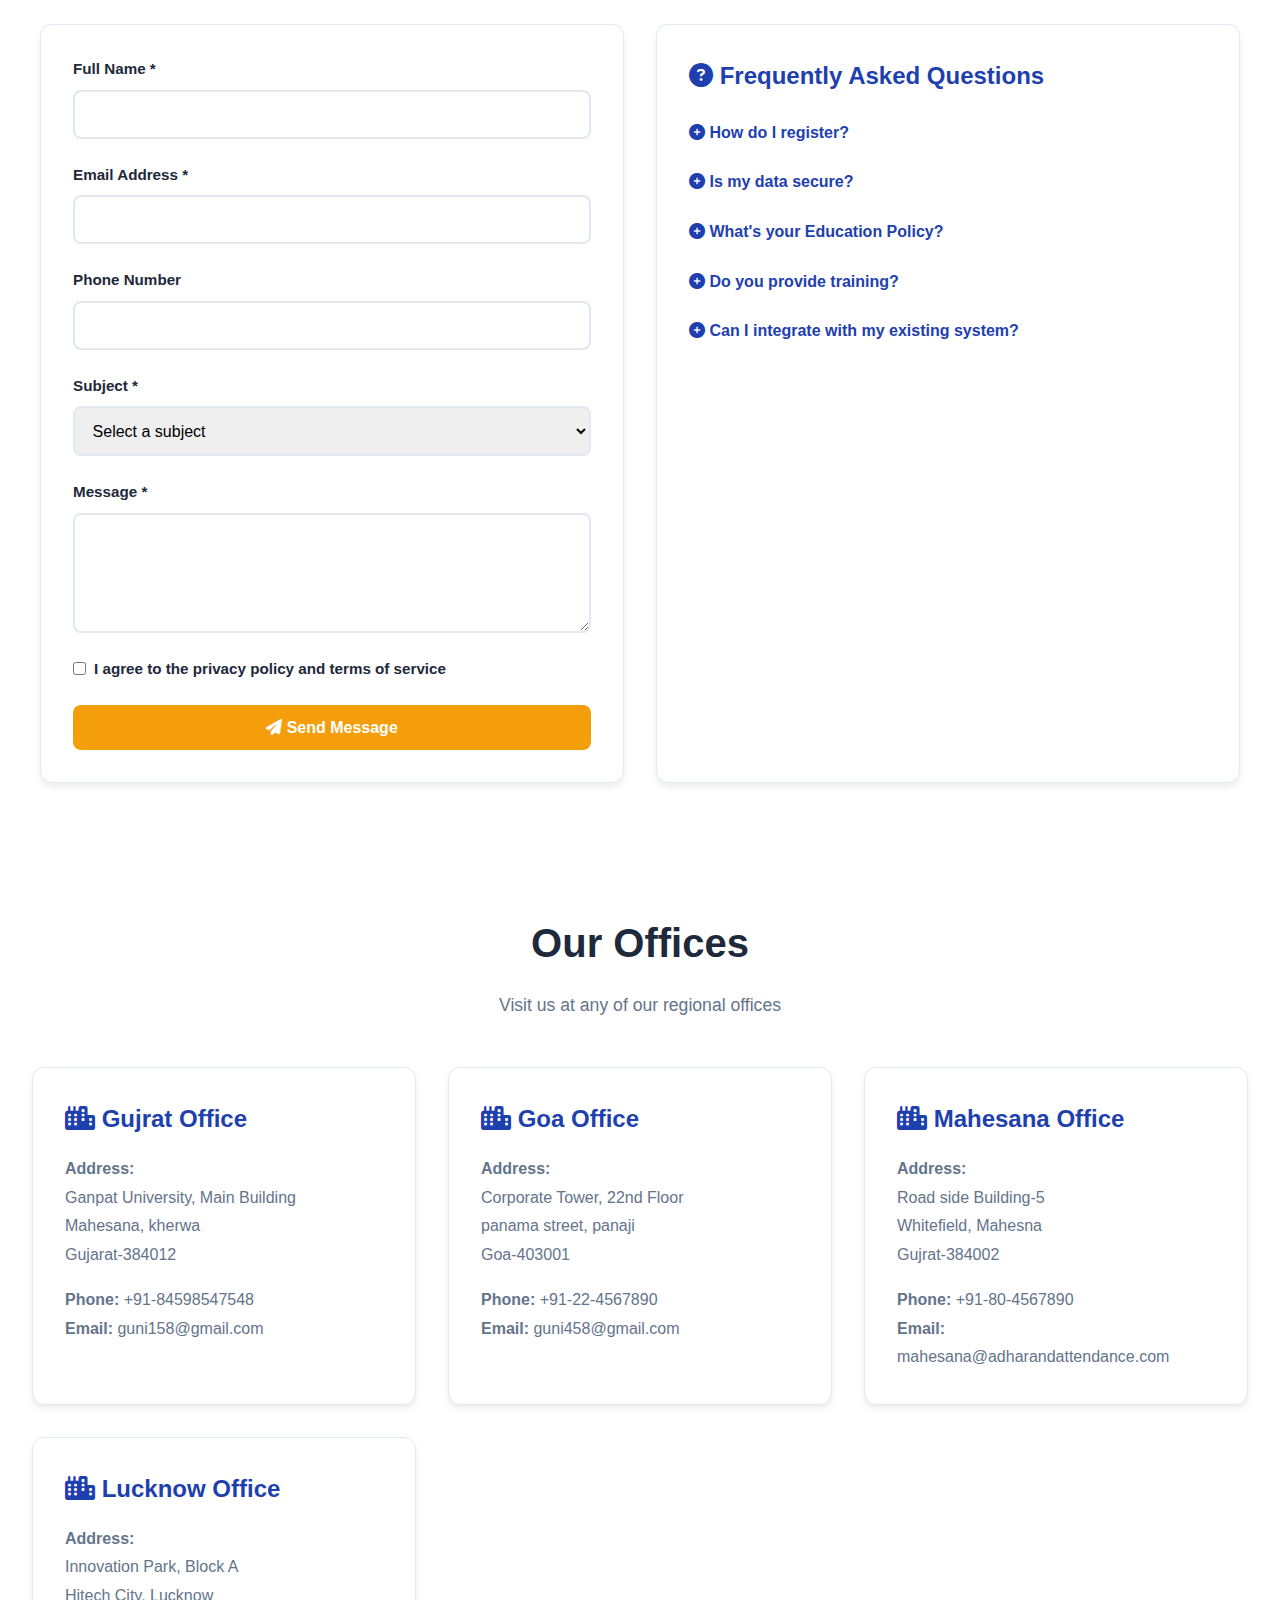
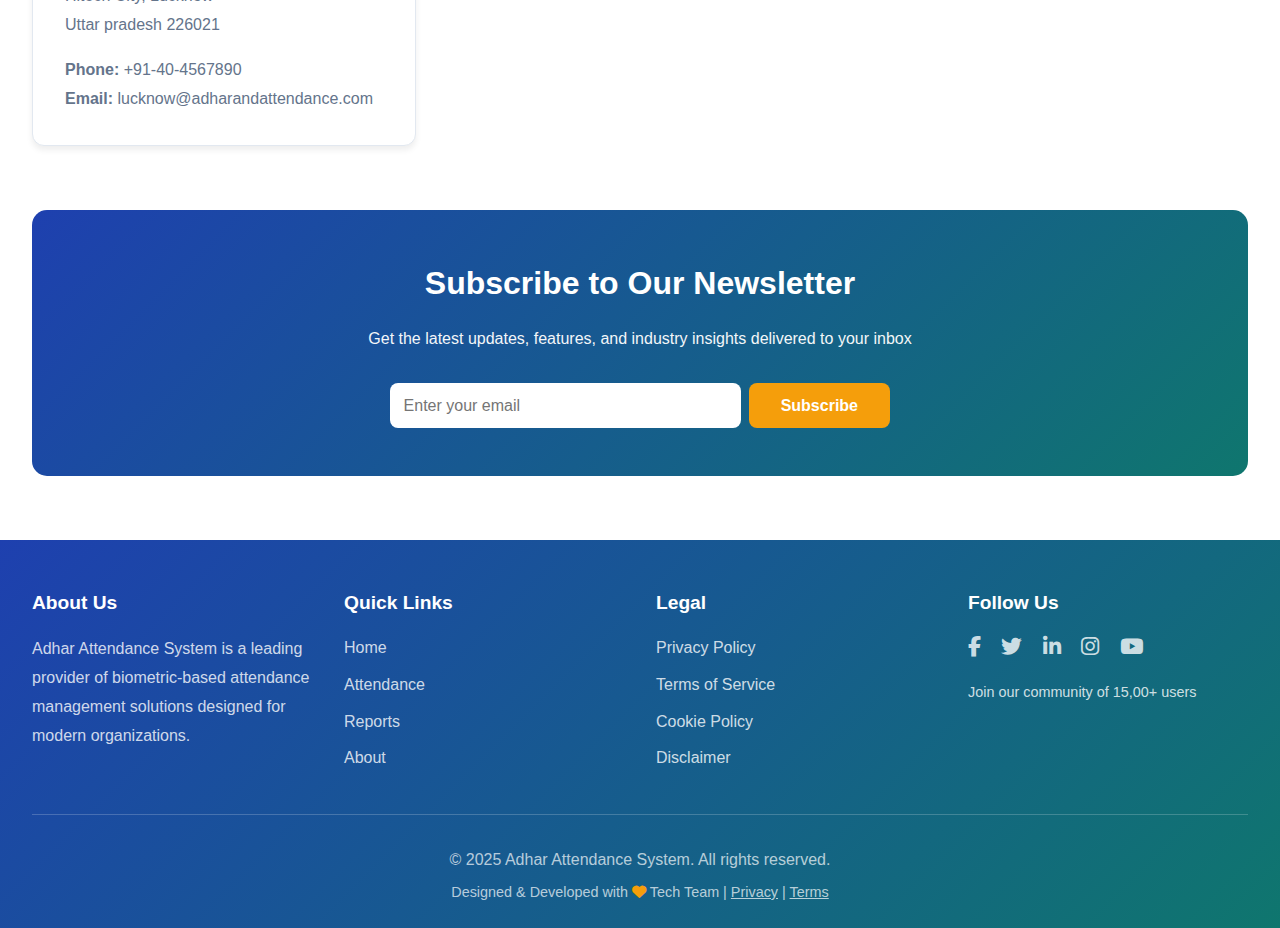
<file: contact.html>
<html>
<head>
    <title>Contact Us - Adhar Attendance System</title>
    <link rel="stylesheet" href="style.css">
    <link rel="stylesheet" href="https://cdnjs.cloudflare.com/ajax/libs/font-awesome/6.4.0/css/all.min.css">
</head>
<body>
    <header>
        <div class="navbar-container">
            <div class="logo">
                <i class="fas fa-fingerprint"></i>
                <span>Adhar Attendance</span>
            </div>
            <nav>
                <a href="index.html">Home</a>
                <a href="attendance.html">Attendance</a>
                <a href="reports.html">Reports</a>
                <a href="about.html">About</a>
                <a href="contact.html" class="nav-active">Contact</a>
            </nav>
        </div>
    </header>

    <main>
        <section class="hero">
            <h1>Get in Touch</h1>
            <p>We're here to help and answer any question you might have</p>
        </section>

        <section class="section">
            <h2 class="section-title">Contact Information</h2>
            <p class="section-subtitle">Reach out to us through any of these options</p>
            <div class="card-grid">
                <div class="card">
                    <div style="text-align: center; margin-bottom: 1.5rem;">
                        <div style="font-size: 2.5rem; color: var(--primary-color); margin-bottom: 1rem;">
                            <i class="fas fa-map-marker-alt"></i>
                        </div>
                        <h3>Main Office</h3>
                    </div>
                    <p style="text-align: center; color: #64748b;">
                        Ganpat university,Main<br>
                        Mahesana, kherwa<br>
                        India - 384012
                    </p>
                </div>

                <div class="card">
                    <div style="text-align: center; margin-bottom: 1.5rem;">
                        <div style="font-size: 2.5rem; color: var(--primary-color); margin-bottom: 1rem;">
                            <i class="fas fa-phone"></i>
                        </div>
                        <h3>Phone</h3>
                    </div>
                    <p style="text-align: center; color: #64748b;">
                        <strong>Toll Free:</strong><br>
                        1800-4589-00<br>
                        <strong>Direct:</strong><br>
                        +91-4857985485
                    </p>
                </div>

                <div class="card">
                    <div style="text-align: center; margin-bottom: 1.5rem;">
                        <div style="font-size: 2.5rem; color: var(--primary-color); margin-bottom: 1rem;">
                            <i class="fas fa-envelope"></i>
                        </div>
                        <h3>Email</h3>
                    </div>
                    <p style="text-align: center; color: #64748b;">
                        <strong>General:</strong><br>
                        Ganpatuniversity@gmail.com<br>
                        <strong>Support:</strong><br>
                        guni158@gmail.com
                    </p>
                </div>

                <div class="card">
                    <div style="text-align: center; margin-bottom: 1.5rem;">
                        <div style="font-size: 2.5rem; color: var(--primary-color); margin-bottom: 1rem;">
                            <i class="fas fa-clock"></i>
                        </div>
                        <h3>Business Hours</h3>
                    </div>
                    <p style="text-align: center; color: #64748b;">
                        <strong>Monday - Friday</strong><br>
                        9:00 AM - 3:00 PM IST<br>
                        <strong>Saturday</strong><br>
                        10:00 AM - 2:00 PM IST
                    </p>
                </div>
            </div>
        </section>

        <section class="section">
            <div class="container">
                <h2 class="section-title">Send us a Message</h2>
                <p class="section-subtitle">We'll get back to you within 24 hours</p>
                
                <div class="card-grid" style="grid-template-columns: 1fr 1fr;">
                    <div class="card">
                        <form id="contactForm">
                            <div class="form-group">
                                <label for="contactName">Full Name *</label>
                                <input type="text" id="contactName" name="name" required>
                            </div>

                            <div class="form-group">
                                <label for="contactEmail">Email Address *</label>
                                <input type="email" id="contactEmail" name="email" required>
                            </div>

                            <div class="form-group">
                                <label for="contactPhone">Phone Number</label>
                                <input type="tel" id="contactPhone" name="phone">
                            </div>

                            <div class="form-group">
                                <label for="contactSubject">Subject *</label>
                                <select id="contactSubject" name="subject" required>
                                    <option value="">Select a subject</option>
                                    <option value="General Inquiry">General Inquiry</option>
                                    <option value="Technical Support">Technical Support</option>
                                    <option value="Information">College Information</option>
                                    <option value="Support">Professors Support </option>
                                    <option value="Feedback">Feedback</option>
                                    <option value="Complaint">Complaint</option>
                                </select>
                            </div>

                            <div class="form-group">
                                <label for="contactMessage">Message *</label>
                                <textarea id="contactMessage" name="message" required></textarea>
                            </div>

                            <div style="display: flex; align-items: center; margin-bottom: 1.5rem;">
                                <input type="checkbox" id="termsAccept" name="terms" required style="width: auto; margin-right: 0.5rem;">
                                <label for="termsAccept" style="margin-bottom: 0;">
                                    I agree to the privacy policy and terms of service
                                </label>
                            </div>

                            <button type="submit" class="btn btn-primary" style="width: 100%;">
                                <i class="fas fa-paper-plane"></i> Send Message
                            </button>
                        </form>
                        <div id="contactMessage" style="margin-top: 1rem; display: none; padding: 1rem; border-radius: 8px;"></div>
                    </div>

                    <div class="card">
                        <h3><i class="fas fa-question-circle text-primary"></i> Frequently Asked Questions</h3>
                        <div style="margin-top: 1.5rem;">
                            <div style="margin-bottom: 1.5rem;">
                                <h4 style="color: var(--primary-color); margin-bottom: 0.5rem; cursor: pointer;" class="faq-question">
                                    <i class="fas fa-plus-circle"></i> How do I register?
                                </h4>
                                <p class="faq-answer" style="display: none; color: #64748b; margin-top: 0.5rem;">
                                    Visit our website and click on "Get Started Now" button. Follow the registration form with your organization details and preferred plan.
                                </p>
                            </div>

                            <div style="margin-bottom: 1.5rem;">
                                <h4 style="color: var(--primary-color); margin-bottom: 0.5rem; cursor: pointer;" class="faq-question">
                                    <i class="fas fa-plus-circle"></i> Is my data secure?
                                </h4>
                                <p class="faq-answer" style="display: none; color: #64748b; margin-top: 0.5rem;">
                                    Yes, we use AES-256 encryption and comply with ISO 27001 and GDPR standards. Your biometric data is never stored in plain text.
                                </p>
                            </div>

                            <div style="margin-bottom: 1.5rem;">
                                <h4 style="color: var(--primary-color); margin-bottom: 0.5rem; cursor: pointer;" class="faq-question">
                                    <i class="fas fa-plus-circle"></i> What's your Education Policy?
                                </h4>
                                <p class="faq-answer" style="display: none; color: #64748b; margin-top: 0.5rem;">
                                    We offer Education 30% scholarship to Students who  scored 80% in Semester Exams.
                                </p>
                            </div>

                            <div style="margin-bottom: 1.5rem;">
                                <h4 style="color: var(--primary-color); margin-bottom: 0.5rem; cursor: pointer;" class="faq-question">
                                    <i class="fas fa-plus-circle"></i> Do you provide training?
                                </h4>
                                <p class="faq-answer" style="display: none; color: #64748b; margin-top: 0.5rem;">
                                    Yes, we provide comprehensive training, documentation, and 24/7 Professors support for all Students.
                                </p>
                            </div>

                            <div style="margin-bottom: 1.5rem;">
                                <h4 style="color: var(--primary-color); margin-bottom: 0.5rem; cursor: pointer;" class="faq-question">
                                    <i class="fas fa-plus-circle"></i> Can I integrate with my existing system?
                                </h4>
                                <p class="faq-answer" style="display: none; color: #64748b; margin-top: 0.5rem;">
                                    Absolutely! We provide documentation and support for seamless integration with your existing systems.
                                </p>
                            </div>
                        </div>
                    </div>
                </div>
            </div>
        </section>

        <section class="section">
            <h2 class="section-title">Our Offices</h2>
            <p class="section-subtitle">Visit us at any of our regional offices</p>
            <div class="card-grid">
                <div class="card">
                    <h3><i class="fas fa-city text-primary"></i> Gujrat Office</h3>
                    <p>
                        <strong>Address:</strong><br>
                        Ganpat University, Main Building<br>
                        Mahesana, kherwa<br>
                        Gujarat-384012
                    </p>
                    <p style="margin-top: 1rem;">
                        <strong>Phone:</strong> +91-84598547548<br>
                        <strong>Email:</strong> guni158@gmail.com
                    </p>
                </div>

                <div class="card">
                    <h3><i class="fas fa-city text-primary"></i> Goa Office</h3>
                    <p>
                        <strong>Address:</strong><br>
                        Corporate Tower, 22nd Floor<br>
                        panama street, panaji<br>
                        Goa-403001
                    </p>
                    <p style="margin-top: 1rem;">
                        <strong>Phone:</strong> +91-22-4567890<br>
                        <strong>Email:</strong> guni458@gmail.com
                    </p>
                </div>

                <div class="card">
                    <h3><i class="fas fa-city text-primary"></i> Mahesana Office</h3>
                    <p>
                        <strong>Address:</strong><br>
                        Road side Building-5<br>
                        Whitefield, Mahesna<br>
                        Gujrat-384002
                    </p>
                    <p style="margin-top: 1rem;">
                        <strong>Phone:</strong> +91-80-4567890<br>
                        <strong>Email:</strong> mahesana@adharandattendance.com
                    </p>
                </div>

                <div class="card">
                    <h3><i class="fas fa-city text-primary"></i> Lucknow Office</h3>
                    <p>
                        <strong>Address:</strong><br>
                        Innovation Park, Block A<br>
                        Hitech City, Lucknow<br>
                        Uttar pradesh 226021
                    </p>
                    <p style="margin-top: 1rem;">
                        <strong>Phone:</strong> +91-40-4567890<br>
                        <strong>Email:</strong> lucknow@adharandattendance.com
                    </p>
                </div>
            </div>
        </section>

        <section class="section" style="background: linear-gradient(135deg, #1e40af 0%, #0f766e 100%); border-radius: 15px; color: white; padding: 3rem 2rem; text-align: center;">
            <h2 style="font-size: 2rem; margin-bottom: 1rem;">Subscribe to Our Newsletter</h2>
            <p style="margin-bottom: 2rem; opacity: 0.95;">Get the latest updates, features, and industry insights delivered to your inbox</p>
            <form style="display: flex; gap: 0.5rem; max-width: 500px; margin: 0 auto; flex-wrap: wrap;">
                <input type="email" placeholder="Enter your email" required style="flex: 1; min-width: 200px; padding: 0.85rem; border: none; border-radius: 8px; font-size: 1rem;">
                <button type="submit" class="btn btn-primary">Subscribe</button>
            </form>
        </section>
    </main>

    <footer>
        <div class="footer-content">
            <div class="footer-section">
                <h4>About Us</h4>
                <p>Adhar Attendance System is a leading provider of biometric-based attendance management solutions designed for modern organizations.</p>
            </div>
            <div class="footer-section">
                <h4>Quick Links</h4>
                <ul>
                    <li><a href="index.html">Home</a></li>
                    <li><a href="attendance.html">Attendance</a></li>
                    <li><a href="reports.html">Reports</a></li>
                    <li><a href="about.html">About</a></li>
                </ul>
            </div>
            <div class="footer-section">
                <h4>Legal</h4>
                <ul>
                    <li><a href="#">Privacy Policy</a></li>
                    <li><a href="#">Terms of Service</a></li>
                    <li><a href="#">Cookie Policy</a></li>
                    <li><a href="#">Disclaimer</a></li>
                </ul>
            </div>
            <div class="footer-section">
                <h4>Follow Us</h4>
                <p style="margin-bottom: 1rem;">
                    <a href="#" style="margin-right: 1rem; font-size: 1.3rem;"><i class="fab fa-facebook-f"></i></a>
                    <a href="#" style="margin-right: 1rem; font-size: 1.3rem;"><i class="fab fa-twitter"></i></a>
                    <a href="#" style="margin-right: 1rem; font-size: 1.3rem;"><i class="fab fa-linkedin-in"></i></a>
                    <a href="#" style="margin-right: 1rem; font-size: 1.3rem;"><i class="fab fa-instagram"></i></a>
                    <a href="#" style="font-size: 1.3rem;"><i class="fab fa-youtube"></i></a>
                </p>
                <p style="font-size: 0.9rem; margin-top: 1rem;">
                    Join our community of 15,00+ users
                </p>
            </div>
        </div>
        <div class="footer-bottom">
            <p>&copy; 2025 Adhar Attendance System. All rights reserved.</p>
            <p style="font-size: 0.9rem;">Designed & Developed with <i class="fas fa-heart" style="color: var(--accent-color);"></i> Tech Team | <a href="#" style="color: inherit;">Privacy</a> | <a href="#" style="color: inherit;">Terms</a></p>
        </div>
    </footer>
</body>
</html>
</file>
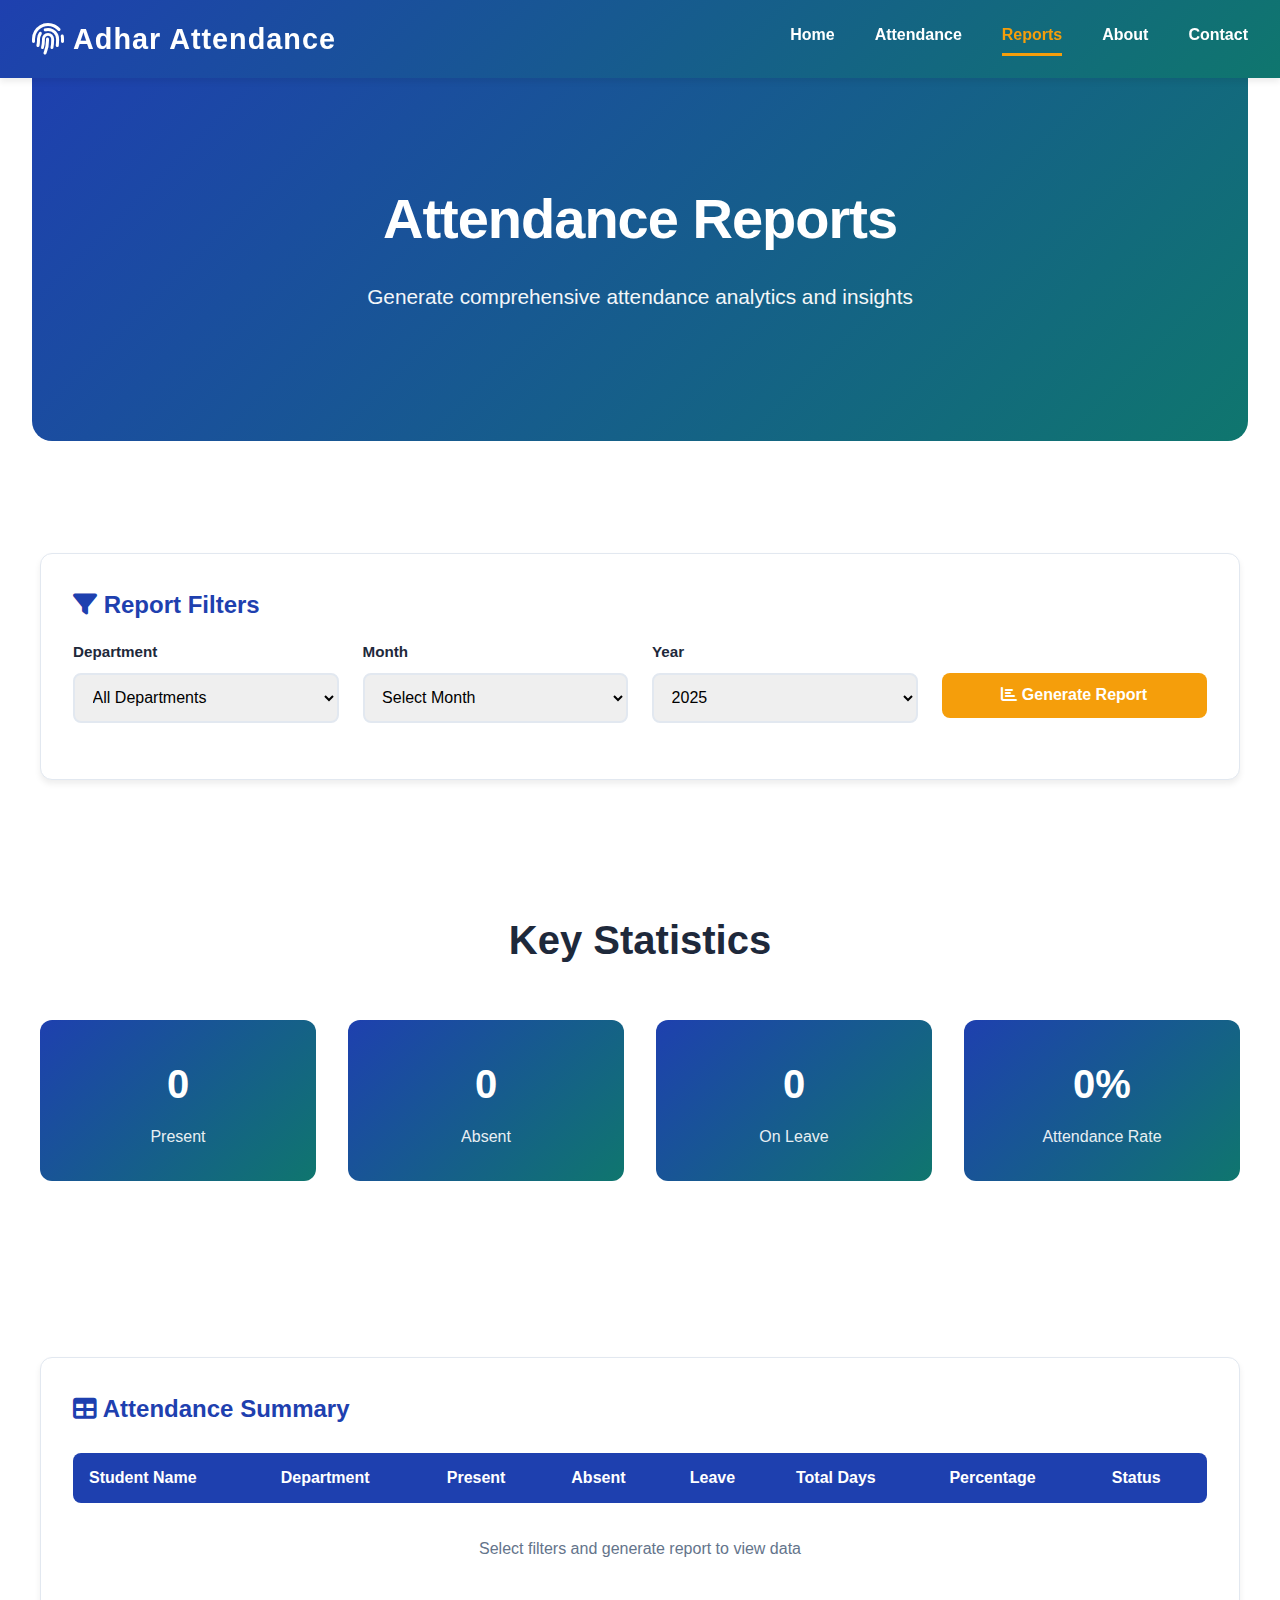
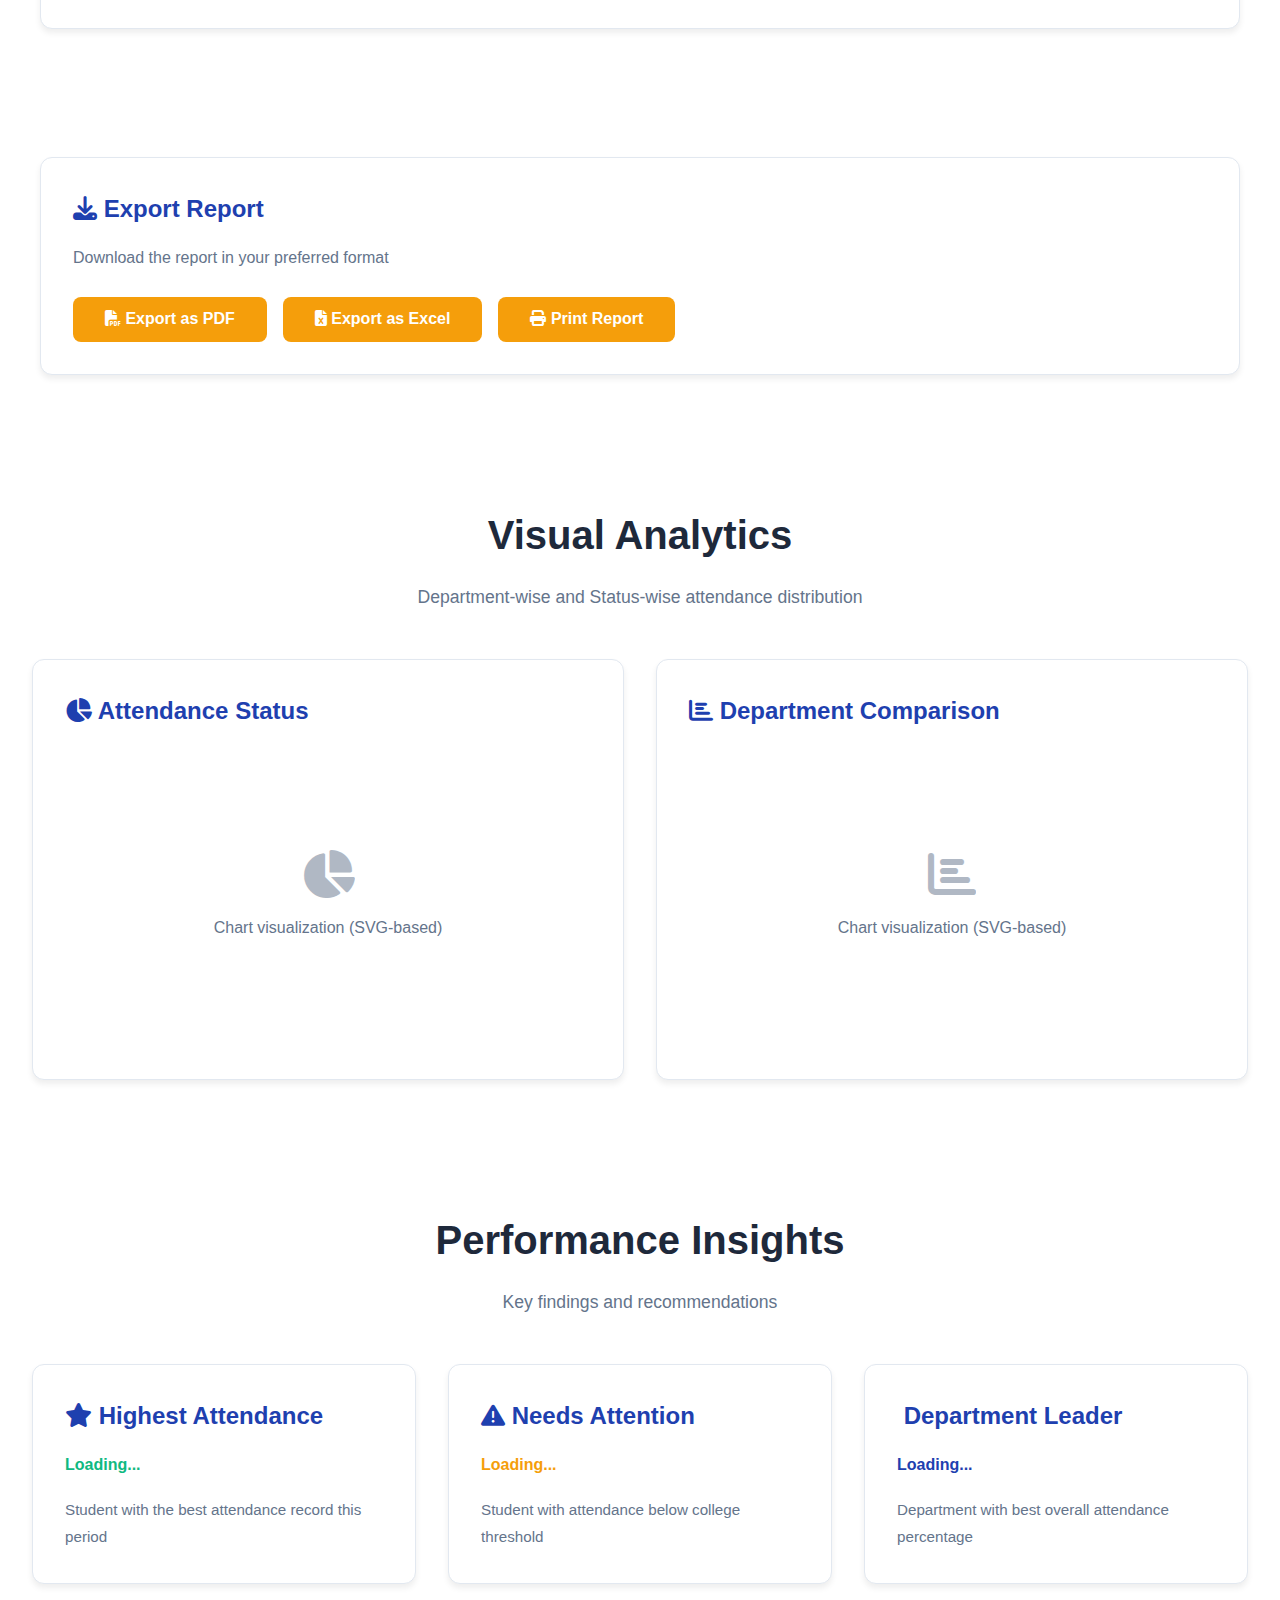
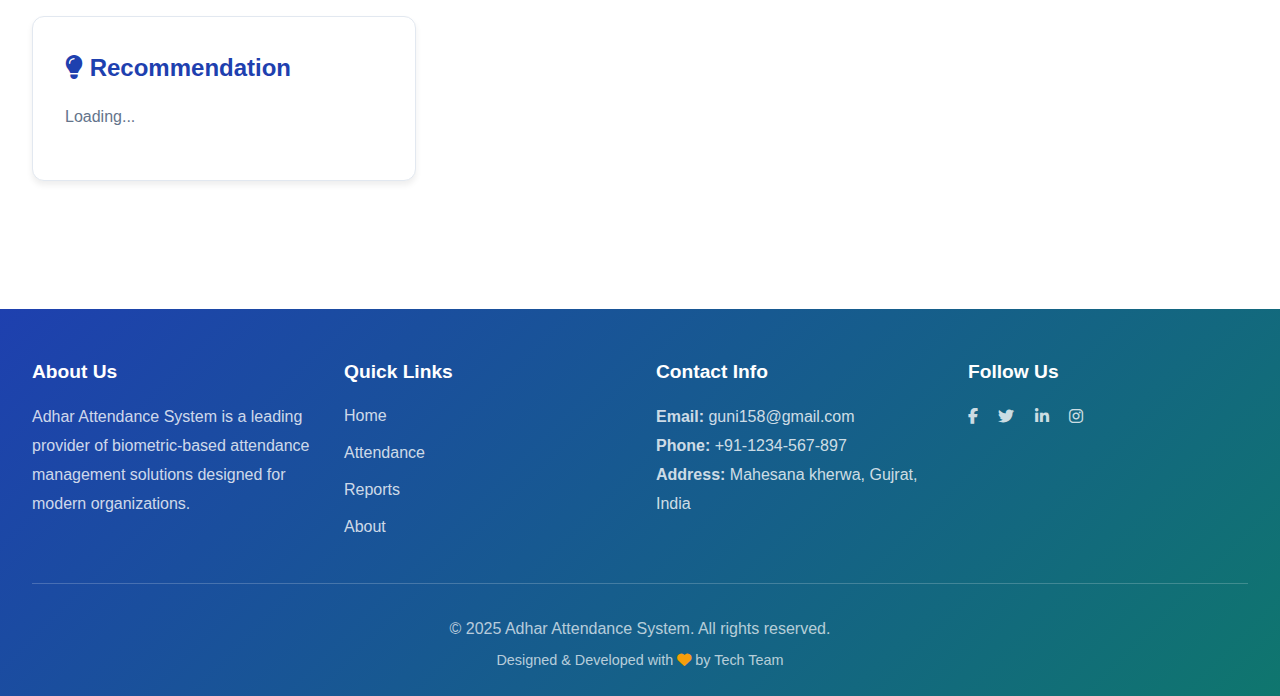
<file: reports.html>
<html>
<head>
    <title>Reports - Adhar Attendance System</title>
    <link rel="stylesheet" href="style.css">
    <link rel="stylesheet" href="https://cdnjs.cloudflare.com/ajax/libs/font-awesome/6.4.0/css/all.min.css">
</head>
<body>
    <header>
        <div class="navbar-container">
            <div class="logo">
                <i class="fas fa-fingerprint"></i>
                <span>Adhar Attendance</span>
            </div>
            <nav>
                <a href="index.html">Home</a>
                <a href="attendance.html">Attendance</a>
                <a href="reports.html" class="nav-active">Reports</a>
                <a href="about.html">About</a>
                <a href="contact.html">Contact</a>
            </nav>
        </div>
    </header>

    <main>
        <section class="hero">
            <h1>Attendance Reports</h1>
            <p>Generate comprehensive attendance analytics and insights</p>
        </section>

        <section class="section">
            <div class="container">
                <div class="card">
                    <h3><i class="fas fa-filter text-primary"></i> Report Filters</h3>
                    <div class="form-row">
                        <div class="form-group">
                            <label for="filterDept">Department</label>
                            <select id="filterDept">
                                <option value="">All Departments</option>
                                <option value="IT">IT</option>
                                <option value="HR">B-Tech</option>
                                <option value="Finance">Agriculture</option>
                                <option value="Operations">Farmacy</option>
                                <option value="Marketing">Marine</option>
                            </select>
                        </div>
                        <div class="form-group">
                            <label for="filterMonth">Month</label>
                            <select id="filterMonth">
                                <option value="">Select Month</option>
                                <option value="01">January</option>
                                <option value="02">February</option>
                                <option value="03">March</option>
                                <option value="04">April</option>
                                <option value="05">May</option>
                                <option value="06">June</option>
                                <option value="07">July</option>
                                <option value="08">August</option>
                                <option value="09">September</option>
                                <option value="10">October</option>
                                <option value="11">November</option>
                                <option value="12">December</option>
                            </select>
                        </div>
                        <div class="form-group">
                            <label for="filterYear">Year</label>
                            <select id="filterYear">
                                <option value="2025" selected>2025</option>
                                <option value="2024">2024</option>
                                <option value="2023">2023</option>
                            </select>
                        </div>
                        <div class="form-group">
                            <label>&nbsp;</label>
                            <button type="button" class="btn btn-primary" id="generateReportBtn" style="width: 100%;">
                                <i class="fas fa-chart-bar"></i> Generate Report
                            </button>
                        </div>
                    </div>
                </div>
            </div>
        </section>

        <section class="section">
            <div class="container">
                <h2 class="section-title">Key Statistics</h2>
                <div class="stats">
                    <div class="stat-box">
                        <div class="stat-number" id="totalPresent">0</div>
                        <div class="stat-label">Present</div>
                    </div>
                    <div class="stat-box">
                        <div class="stat-number" id="totalAbsent">0</div>
                        <div class="stat-label">Absent</div>
                    </div>
                    <div class="stat-box">
                        <div class="stat-number" id="totalLeave">0</div>
                        <div class="stat-label">On Leave</div>
                    </div>
                    <div class="stat-box">
                        <div class="stat-number" id="attendancePercentage">0%</div>
                        <div class="stat-label">Attendance Rate</div>
                    </div>
                </div>
            </div>
        </section>

        <section class="section">
            <div class="container">
                <div class="card">
                    <h3><i class="fas fa-table text-primary"></i> Attendance Summary</h3>
                    <table id="reportTable">
                        <thead>
                            <tr>
                                <th>Student Name</th>
                                <th>Department</th>
                                <th>Present</th>
                                <th>Absent</th>
                                <th>Leave</th>
                                <th>Total Days</th>
                                <th>Percentage</th>
                                <th>Status</th>
                            </tr>
                        </thead>
                        <tbody id="reportTableBody">
                        </tbody>
                    </table>
                    <p id="emptyReportMessage" style="text-align: center; color: #64748b; padding: 2rem;">Select filters and generate report to view data</p>
                </div>
            </div>
        </section>

        <section class="section">
            <div class="container">
                <div class="card">
                    <h3><i class="fas fa-download text-primary"></i> Export Report</h3>
                    <p style="color: #64748b; margin-bottom: 1.5rem;">Download the report in your preferred format</p>
                    <div style="display: flex; gap: 1rem; flex-wrap: wrap;">
                        <button class="btn btn-primary" id="exportPdfBtn">
                            <i class="fas fa-file-pdf"></i> Export as PDF
                        </button>
                        <button class="btn btn-primary" id="exportExcelBtn">
                            <i class="fas fa-file-excel"></i> Export as Excel
                        </button>
                        <button class="btn btn-primary" id="printReportBtn">
                            <i class="fas fa-print"></i> Print Report
                        </button>
                    </div>
                </div>
            </div>
        </section>

        <section class="section">
            <h2 class="section-title">Visual Analytics</h2>
            <p class="section-subtitle">Department-wise and Status-wise attendance distribution</p>
            <div class="card-grid" style="grid-template-columns: 1fr 1fr;">
                <div class="card">
                    <h3><i class="fas fa-chart-pie text-primary"></i> Attendance Status</h3>
                    <div id="statusChart" style="height: 300px; display: flex; align-items: center; justify-content: center;">
                        <div style="text-align: center; color: #64748b;">
                            <i class="fas fa-chart-pie" style="font-size: 3rem; margin-bottom: 1rem; opacity: 0.5;"></i>
                            <p>Chart visualization (SVG-based)</p>
                        </div>
                    </div>
                </div>
                <div class="card">
                    <h3><i class="fas fa-chart-bar text-primary"></i> Department Comparison</h3>
                    <div id="deptChart" style="height: 300px; display: flex; align-items: center; justify-content: center;">
                        <div style="text-align: center; color: #64748b;">
                            <i class="fas fa-chart-bar" style="font-size: 3rem; margin-bottom: 1rem; opacity: 0.5;"></i>
                            <p>Chart visualization (SVG-based)</p>
                        </div>
                    </div>
                </div>
            </div>
        </section>

        <section class="section">
            <h2 class="section-title">Performance Insights</h2>
            <p class="section-subtitle">Key findings and recommendations</p>
            <div class="card-grid">
                <div class="card">
                    <h3><i class="fas fa-star text-primary"></i> Highest Attendance</h3>
                    <p id="highestAttendance" style="margin: 1rem 0; color: var(--success-color); font-weight: 600;">
                        Loading...
                    </p>
                    <p style="color: #64748b; font-size: 0.95rem;">Student with the best attendance record this period</p>
                </div>
                <div class="card">
                    <h3><i class="fas fa-warning text-primary"></i> Needs Attention</h3>
                    <p id="lowAttendance" style="margin: 1rem 0; color: var(--warning-color); font-weight: 600;">
                        Loading...
                    </p>
                    <p style="color: #64748b; font-size: 0.95rem;">Student with attendance below college threshold</p>
                </div>
                <div class="card">
                    <h3><i class="fas fa-trending-up text-primary"></i> Department Leader</h3>
                    <p id="deptLeader" style="margin: 1rem 0; color: var(--primary-color); font-weight: 600;">
                        Loading...
                    </p>
                    <p style="color: #64748b; font-size: 0.95rem;">Department with best overall attendance percentage</p>
                </div>
                <div class="card">
                    <h3><i class="fas fa-lightbulb text-primary"></i> Recommendation</h3>
                    <p id="recommendation" style="margin: 1rem 0; color: #64748b;">
                        Loading...
                    </p>
                </div>
            </div>
        </section>
    </main>

    <footer>
        <div class="footer-content">
            <div class="footer-section">
                <h4>About Us</h4>
                <p>Adhar Attendance System is a leading provider of biometric-based attendance management solutions designed for modern organizations.</p>
            </div>
            <div class="footer-section">
                <h4>Quick Links</h4>
                <ul>
                    <li><a href="index.html">Home</a></li>
                    <li><a href="attendance.html">Attendance</a></li>
                    <li><a href="reports.html">Reports</a></li>
                    <li><a href="about.html">About</a></li>
                </ul>
            </div>
            <div class="footer-section">
                <h4>Contact Info</h4>
                <p><strong>Email:</strong> guni158@gmail.com</p>
                <p><strong>Phone:</strong> +91-1234-567-897</p>
                <p><strong>Address:</strong> Mahesana kherwa, Gujrat, India</p>
            </div>
            <div class="footer-section">
                <h4>Follow Us</h4>
                <p>
                    <a href="#" style="margin-right: 1rem;"><i class="fab fa-facebook-f"></i></a>
                    <a href="#" style="margin-right: 1rem;"><i class="fab fa-twitter"></i></a>
                    <a href="#" style="margin-right: 1rem;"><i class="fab fa-linkedin-in"></i></a>
                    <a href="#"><i class="fab fa-instagram"></i></a>
                </p>
            </div>
        </div>
        <div class="footer-bottom">
            <p>&copy; 2025 Adhar Attendance System. All rights reserved.</p>
            <p style="font-size: 0.9rem;">Designed & Developed with <i class="fas fa-heart" style="color: var(--accent-color);"></i> by Tech Team</p>
        </div>
    </footer>
</body>
</html>
</file>
<file: style.css>
:root {
    --primary-color: #1e40af;
    --secondary-color: #0f766e;
    --accent-color: #f59e0b;
    --light-bg: #f8fafc;
    --dark-text: #1e293b;
    --border-color: #e2e8f0;
    --success-color: #10b981;
    --error-color: #ef4444;
    --warning-color: #f59e0b;
    --shadow: 0 10px 30px rgba(0, 0, 0, 0.1);
    --shadow-md: 0 4px 6px rgba(0, 0, 0, 0.07);
}

* {
    margin: 0;
    padding: 0;
    box-sizing: border-box;
}

html {
    scroll-behavior: smooth;
}

body {
    font-family: 'Segoe UI', Tahoma, Geneva, Verdana, sans-serif;
    color: var(--dark-text);
    background-color: #ffffff;
    line-height: 1.6;
    overflow-x: hidden;
}

header {
    background: linear-gradient(135deg, var(--primary-color) 0%, var(--secondary-color) 100%);
    color: white;
    padding: 0;
    position: sticky;
    top: 0;
    z-index: 1000;
    box-shadow: var(--shadow-md);
}

.navbar-container {
    display: flex;
    justify-content: space-between;
    align-items: center;
    max-width: 1400px;
    margin: 0 auto;
    padding: 1rem 2rem;
}

.logo {
    font-size: 1.8rem;
    font-weight: 700;
    letter-spacing: 1px;
    display: flex;
    align-items: center;
    gap: 0.5rem;
}

.logo i {
    font-size: 2rem;
}

nav {
    display: flex;
    gap: 2.5rem;
    align-items: center;
}

nav a {
    color: white;
    text-decoration: none;
    font-weight: 600;
    font-size: 1rem;
    transition: all 0.3s ease;
    position: relative;
    padding-bottom: 0.5rem;
}

nav a:hover {
    color: var(--accent-color);
}

nav a::after {
    content: '';
    position: absolute;
    bottom: 0;
    left: 0;
    width: 0;
    height: 3px;
    background-color: var(--accent-color);
    transition: width 0.3s ease;
}

nav a:hover::after {
    width: 100%;
}

.nav-active {
    color: var(--accent-color);
}

.nav-active::after {
    width: 100%;
}

main {
    max-width: 1400px;
    margin: 0 auto;
    padding: 0 2rem;
}

.container {
    max-width: 1200px;
    margin: 0 auto;
}

.hero {
    background: linear-gradient(135deg, var(--primary-color) 0%, var(--secondary-color) 100%);
    color: white;
    padding: 6rem 2rem;
    text-align: center;
    margin-bottom: 3rem;
    border-radius: 0 0 20px 20px;
}

.hero h1 {
    font-size: 3.5rem;
    margin-bottom: 1rem;
    font-weight: 800;
    letter-spacing: -1px;
}

.hero p {
    font-size: 1.3rem;
    margin-bottom: 2rem;
    opacity: 0.95;
    max-width: 600px;
    margin-left: auto;
    margin-right: auto;
}

.hero-buttons {
    display: flex;
    gap: 1rem;
    justify-content: center;
    flex-wrap: wrap;
}

.btn {
    display: inline-block;
    padding: 0.85rem 2rem;
    border-radius: 8px;
    text-decoration: none;
    font-weight: 600;
    font-size: 1rem;
    transition: all 0.3s ease;
    border: none;
    cursor: pointer;
    text-align: center;
}

.btn-primary {
    background-color: var(--accent-color) ;
    color: white;
}

.btn-primary:hover {
    background-color: rgba(117, 116, 116, 0.325);
    transform: translateY(-2px);
    box-shadow: var(--shadow);
}
.btno-btn-primary{
    background-color: white;
    color: var(--primary-color);
    border: 2px solid white;
    padding: 0.85rem 2rem;
    border-radius: 8px;
}

.btno-btn-primary:hover{
    background-color: transparent;
    color: white;
}

.btn-secondary {
    background-color: white;
    color: var(--primary-color);
    border: 2px solid white;
}

.btn-secondary:hover {
    background-color: transparent;
    color: white;
}
.btno-btn-secondary{
    background-color: white;
    color: var(--primary-color);
    border: 2px solid white;
    display: inline-block;
    padding: 0.85rem 2rem;
    border-radius: 8px;
    text-decoration: none;
    font-weight: 600;
    font-size: 1rem;
    transition: all 0.3s ease;
    border: none;
    cursor: pointer;
    text-align: center;
    background-color: rgba(117, 116, 116, 0.325) ;
}
.btno-btn-secondary:hover{
    background-color: transparent;
    color: var(--primary-color);
    background-color: rgb(250, 115, 115) ;
}

.btn-sm {
    padding: 0.6rem 1.5rem;
    font-size: 0.95rem;
}

.section {
    padding: 4rem 0;
}

.section-title {
    font-size: 2.5rem;
    font-weight: 800;
    margin-bottom: 1rem;
    color: var(--dark-text);
    text-align: center;
}

.section-subtitle {
    font-size: 1.1rem;
    color: #64748b;
    text-align: center;
    margin-bottom: 3rem;
    max-width: 600px;
    margin-left: auto;
    margin-right: auto;
}

.card {
    background: white;
    border-radius: 12px;
    padding: 2rem;
    box-shadow: var(--shadow-md);
    transition: all 0.3s ease;
    border: 1px solid var(--border-color);
}

.card:hover {
    transform: translateY(-5px);
    box-shadow: var(--shadow);
}

.card-grid {
    display: grid;
    grid-template-columns: repeat(auto-fit, minmax(300px, 1fr));
    gap: 2rem;
    margin-top: 2rem;
}

.card h3 {
    font-size: 1.5rem;
    margin-bottom: 1rem;
    color: var(--primary-color);
}

.card p {
    color: #64748b;
    line-height: 1.8;
}

.form-group {
    margin-bottom: 1.5rem;
}

label {
    display: block;
    margin-bottom: 0.5rem;
    font-weight: 600;
    color: var(--dark-text);
    font-size: 0.95rem;
}

input,
select,
textarea {
    width: 100%;
    padding: 0.85rem;
    border: 2px solid var(--border-color);
    border-radius: 8px;
    font-family: inherit;
    font-size: 1rem;
    transition: border-color 0.3s ease;
}

input:focus,
select:focus,
textarea:focus {
    outline: none;
    border-color: var(--primary-color);
    box-shadow: 0 0 0 3px rgba(30, 64, 175, 0.1);
}

textarea {
    resize: vertical;
    min-height: 120px;
}

.form-row {
    display: grid;
    grid-template-columns: repeat(auto-fit, minmax(250px, 1fr));
    gap: 1.5rem;
}

table {
    width: 100%;
    border-collapse: collapse;
    margin-top: 1.5rem;
    background: white;
    border-radius: 8px;
    overflow: hidden;
}

th {
    background-color: var(--primary-color);
    color: white;
    padding: 1rem;
    text-align: left;
    font-weight: 600;
}

td {
    padding: 1rem;
    border-bottom: 1px solid var(--border-color);
}

tr:hover {
    background-color: var(--light-bg);
}

.status {
    display: inline-block;
    padding: 0.4rem 0.8rem;
    border-radius: 6px;
    font-size: 0.85rem;
    font-weight: 600;
}

.status.present {
    background-color: rgba(16, 185, 129, 0.1);
    color: var(--success-color);
}

.status.absent {
    background-color: rgba(239, 68, 68, 0.1);
    color: var(--error-color);
}

.status.leave {
    background-color: rgba(245, 158, 11, 0.1);
    color: var(--warning-color);
}

.features-grid {
    display: grid;
    grid-template-columns: repeat(auto-fit, minmax(280px, 1fr));
    gap: 2rem;
    margin: 3rem 0;
}

.feature {
    text-align: center;
    padding: 2rem;
}

.feature-icon {
    font-size: 3rem;
    color: var(--primary-color);
    margin-bottom: 1rem;
}

.feature h3 {
    font-size: 1.3rem;
    margin-bottom: 0.5rem;
    color: var(--dark-text);
}

.feature p {
    color: #64748b;
}

.stats {
    display: grid;
    grid-template-columns: repeat(auto-fit, minmax(200px, 1fr));
    gap: 2rem;
    margin: 3rem 0;
}

.stat-box {
    background: linear-gradient(135deg, var(--primary-color) 0%, var(--secondary-color) 100%);
    color: white;
    padding: 2rem;
    border-radius: 12px;
    text-align: center;
}

.stat-number {
    font-size: 2.5rem;
    font-weight: 800;
    margin-bottom: 0.5rem;
}

.stat-label {
    font-size: 1rem;
    opacity: 0.9;
}

footer {
    background: linear-gradient(135deg, var(--primary-color) 0%, var(--secondary-color) 100%);
    color: white;
    padding: 3rem 2rem 1rem;
    margin-top: 4rem;
}

.footer-content {
    max-width: 1400px;
    margin: 0 auto;
    display: grid;
    grid-template-columns: repeat(auto-fit, minmax(250px, 1fr));
    gap: 2rem;
    margin-bottom: 2rem;
}

.footer-section h4 {
    font-size: 1.2rem;
    margin-bottom: 1rem;
    font-weight: 700;
}

.footer-section ul {
    list-style: none;
}

.footer-section ul li {
    margin-bottom: 0.7rem;
}

.footer-section a {
    color: rgba(255, 255, 255, 0.8);
    text-decoration: none;
    transition: color 0.3s ease;
}

.footer-section a:hover {
    color: var(--accent-color);
}

.footer-section p {
    color: rgba(255, 255, 255, 0.8);
    line-height: 1.8;
}

.footer-bottom {
    border-top: 1px solid rgba(255, 255, 255, 0.2);
    padding-top: 2rem;
    text-align: center;
    color: rgba(255, 255, 255, 0.7);
}

.footer-bottom p {
    margin-bottom: 0.5rem;
}

.text-center {
    text-align: center;
}

.text-primary {
    color: var(--primary-color);
}

.text-secondary {
    color: #64748b;
}

.mt-1 {
    margin-top: 1rem;
}

.mt-2 {
    margin-top: 2rem;
}

.mt-3 {
    margin-top: 3rem;
}

.mb-1 {
    margin-bottom: 1rem;
}

.mb-2 {
    margin-bottom: 2rem;
}

.mb-3 {
    margin-bottom: 3rem;
}

.py-3 {
    padding: 3rem 0;
}

.py-4 {
    padding: 4rem 0;
}

@media (max-width: 768px) {
    .navbar-container {
        padding: 1rem;
        flex-direction: column;
        gap: 1rem;
    }

    nav {
        gap: 1.5rem;
        font-size: 0.9rem;
    }

    .hero {
        padding: 4rem 1rem;
    }

    .hero h1 {
        font-size: 2.5rem;
    }

    .hero p {
        font-size: 1.1rem;
    }

    .section-title {
        font-size: 2rem;
    }

    .hero-buttons {
        flex-direction: column;
        align-items: center;
    }

    .btn {
        width: 100%;
    }

    .form-row {
        grid-template-columns: 1fr;
    }

    .footer-content {
        grid-template-columns: 1fr;
    }

    main {
        padding: 0 1rem;
    }
}

@media (max-width: 480px) {
    .navbar-container {
        flex-direction: column;
    }

    nav {
        flex-direction: column;
        gap: 1rem;
        text-align: center;
    }

    .hero h1 {
        font-size: 2rem;
    }

    .section-title {
        font-size: 1.7rem;
    }

    .card-grid {
        grid-template-columns: 1fr;
    }

    table {
        font-size: 0.85rem;
    }

    th,
    td {
        padding: 0.7rem;
    }
}

@keyframes fadeIn {
    from {
        opacity: 0;
        transform: translateY(20px);
    }
    to {
        opacity: 1;
        transform: translateY(0);
    }
}

@keyframes slideIn {
    from {
        opacity: 0;
        transform: translateX(-30px);
    }
    to {
        opacity: 1;
        transform: translateX(0);
    }
}

.animate-fade {
    animation: fadeIn 0.8s ease forwards;
}

.animate-slide {
    animation: slideIn 0.8s ease forwards;
}
</file>
